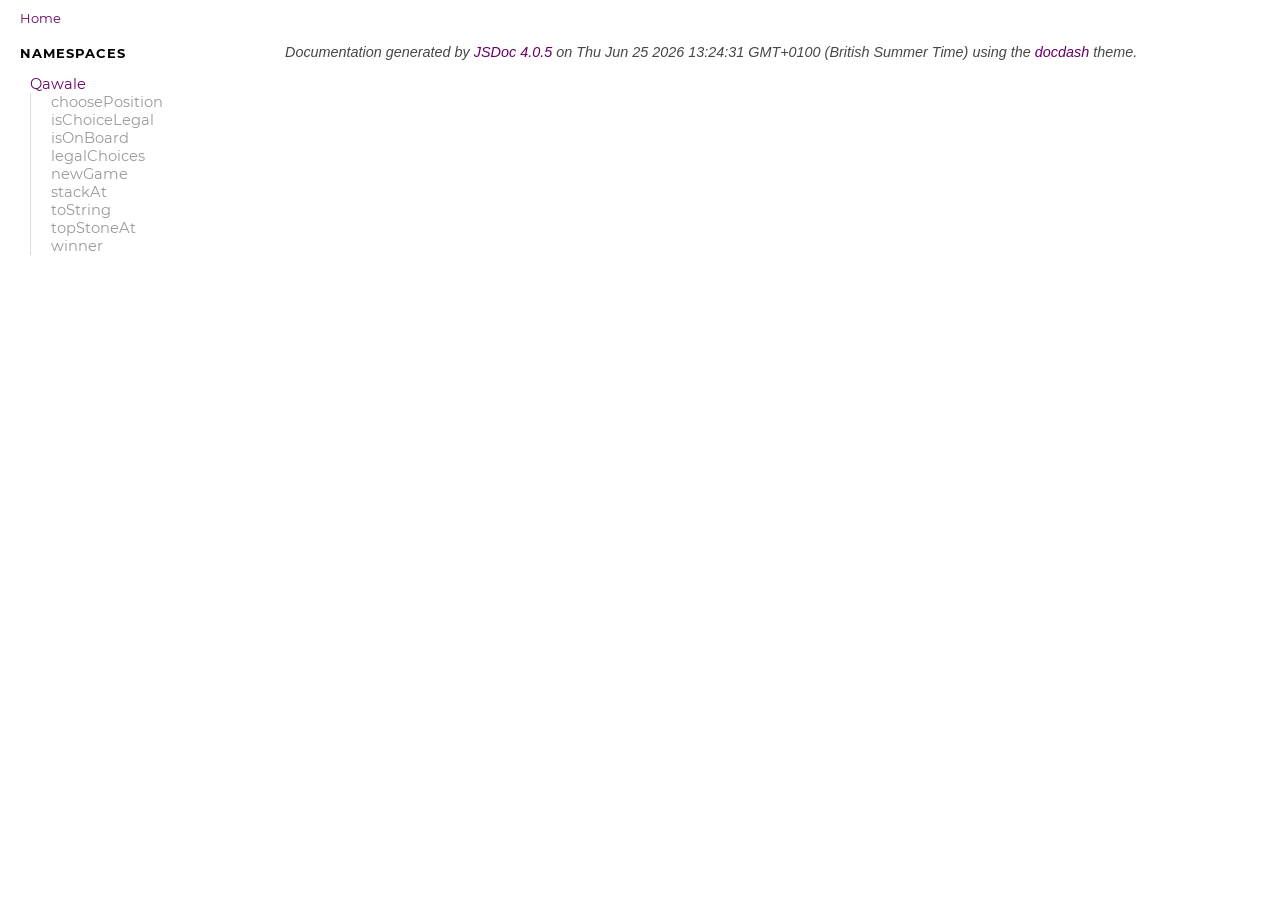
<file: docs/index.html>
<!DOCTYPE html>
<html lang="en">
<head>
    
    <meta charset="utf-8">
    <title>Home - Documentation</title>
    
    
    <script src="scripts/prettify/prettify.js"></script>
    <script src="scripts/prettify/lang-css.js"></script>
    <!--[if lt IE 9]>
      <script src="//html5shiv.googlecode.com/svn/trunk/html5.js"></script>
    <![endif]-->
    <link type="text/css" rel="stylesheet" href="styles/prettify.css">
    <link type="text/css" rel="stylesheet" href="styles/jsdoc.css">
    <script src="scripts/nav.js" defer></script>
    
    <meta name="viewport" content="width=device-width, initial-scale=1.0">
</head>
<body>

<input type="checkbox" id="nav-trigger" class="nav-trigger" />
<label for="nav-trigger" class="navicon-button x">
  <div class="navicon"></div>
</label>

<label for="nav-trigger" class="overlay"></label>

<nav >
    
    
    <h2><a href="index.html">Home</a></h2><h3>Namespaces</h3><ul><li><a href="Qawale.html">Qawale</a><ul class='methods'><li data-type='method'><a href="Qawale.html#.choosePosition">choosePosition</a></li><li data-type='method'><a href="Qawale.html#.isChoiceLegal">isChoiceLegal</a></li><li data-type='method'><a href="Qawale.html#.isOnBoard">isOnBoard</a></li><li data-type='method'><a href="Qawale.html#.legalChoices">legalChoices</a></li><li data-type='method'><a href="Qawale.html#.newGame">newGame</a></li><li data-type='method'><a href="Qawale.html#.stackAt">stackAt</a></li><li data-type='method'><a href="Qawale.html#.toString">toString</a></li><li data-type='method'><a href="Qawale.html#.topStoneAt">topStoneAt</a></li><li data-type='method'><a href="Qawale.html#.winner">winner</a></li></ul></li></ul>
    
</nav>

<div id="main">
    

    



    


    <section class="package">
        <h3> </h3>		
    </section>









    








    
    
</div>

<br class="clear">

<footer>
    Documentation generated by <a href="https://github.com/jsdoc3/jsdoc">JSDoc 4.0.5</a> on Thu Jun 25 2026 13:24:31 GMT+0100 (British Summer Time) using the <a href="https://github.com/clenemt/docdash">docdash</a> theme.
</footer>

<script>prettyPrint();</script>
<script src="scripts/polyfill.js"></script>
<script src="scripts/linenumber.js"></script>



    <link type="text/css" rel="stylesheet" href="custom.css">
    
</body>
</html>
</file>
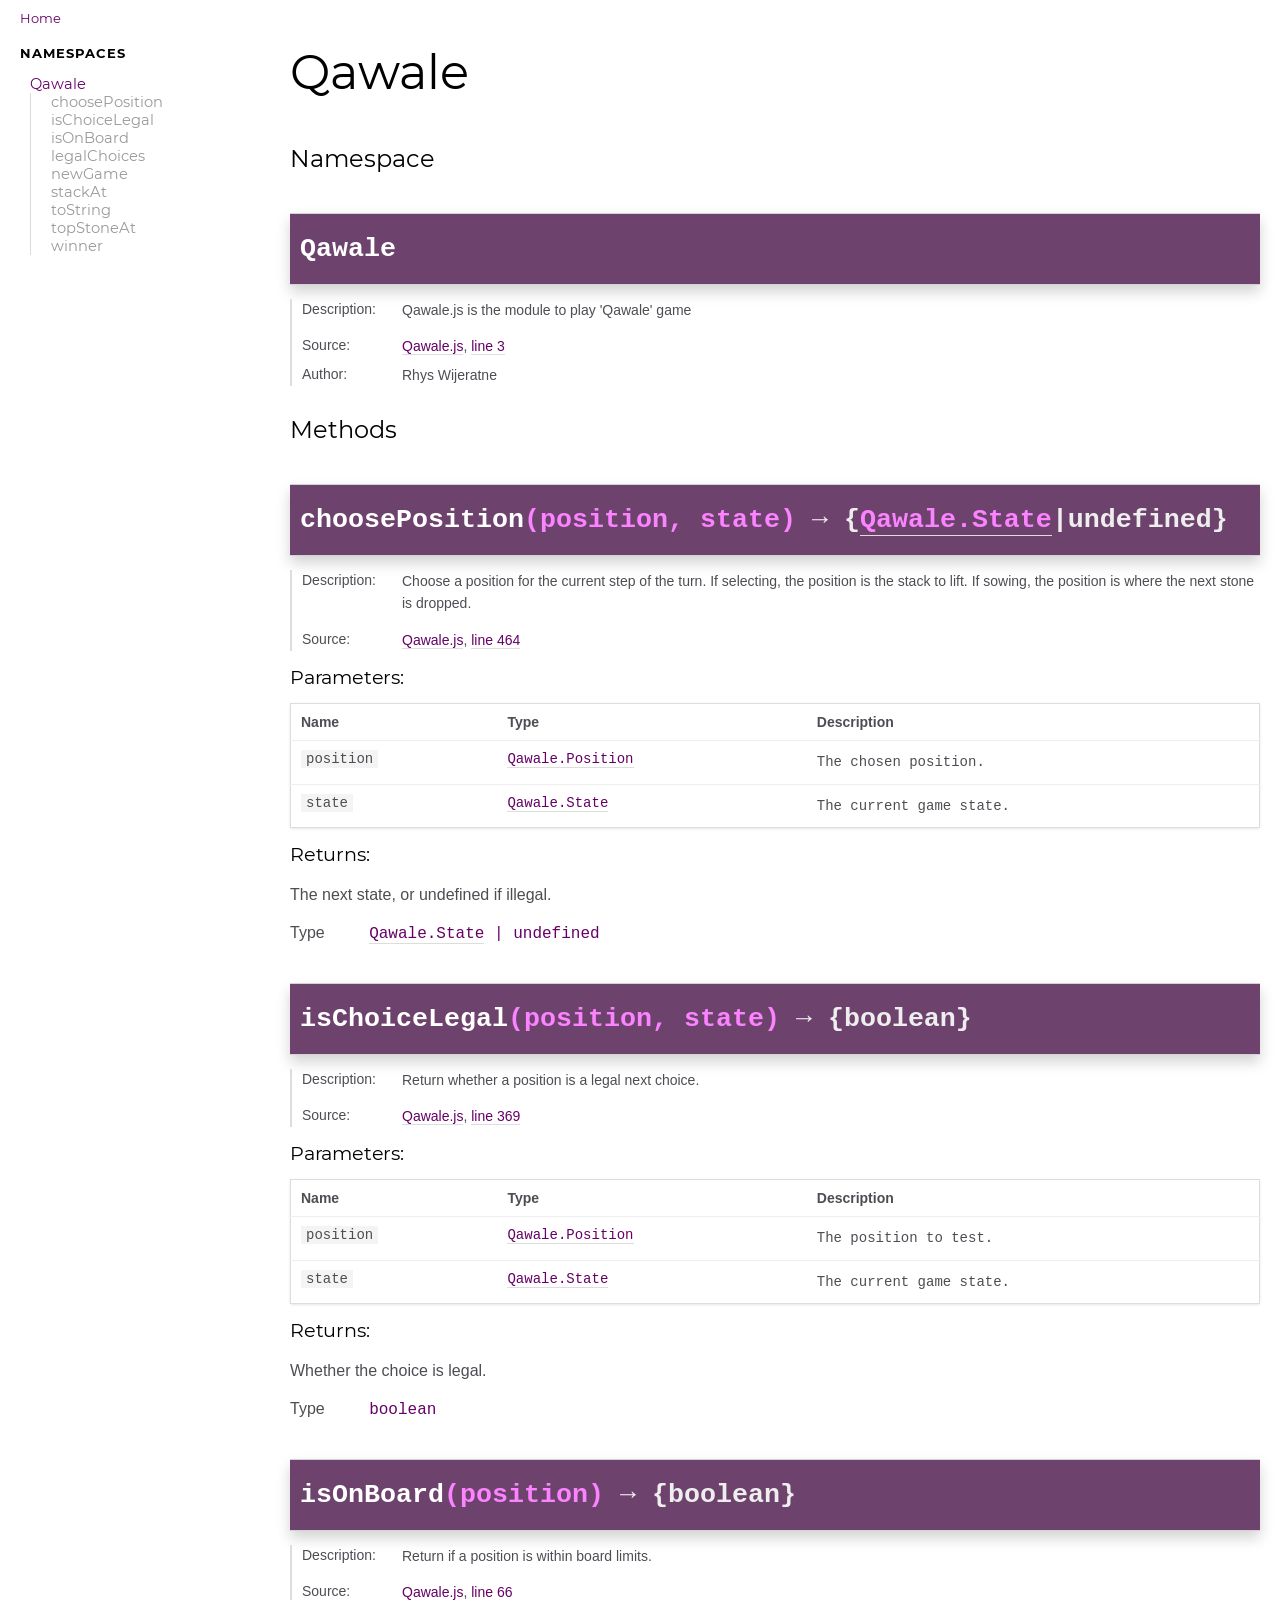
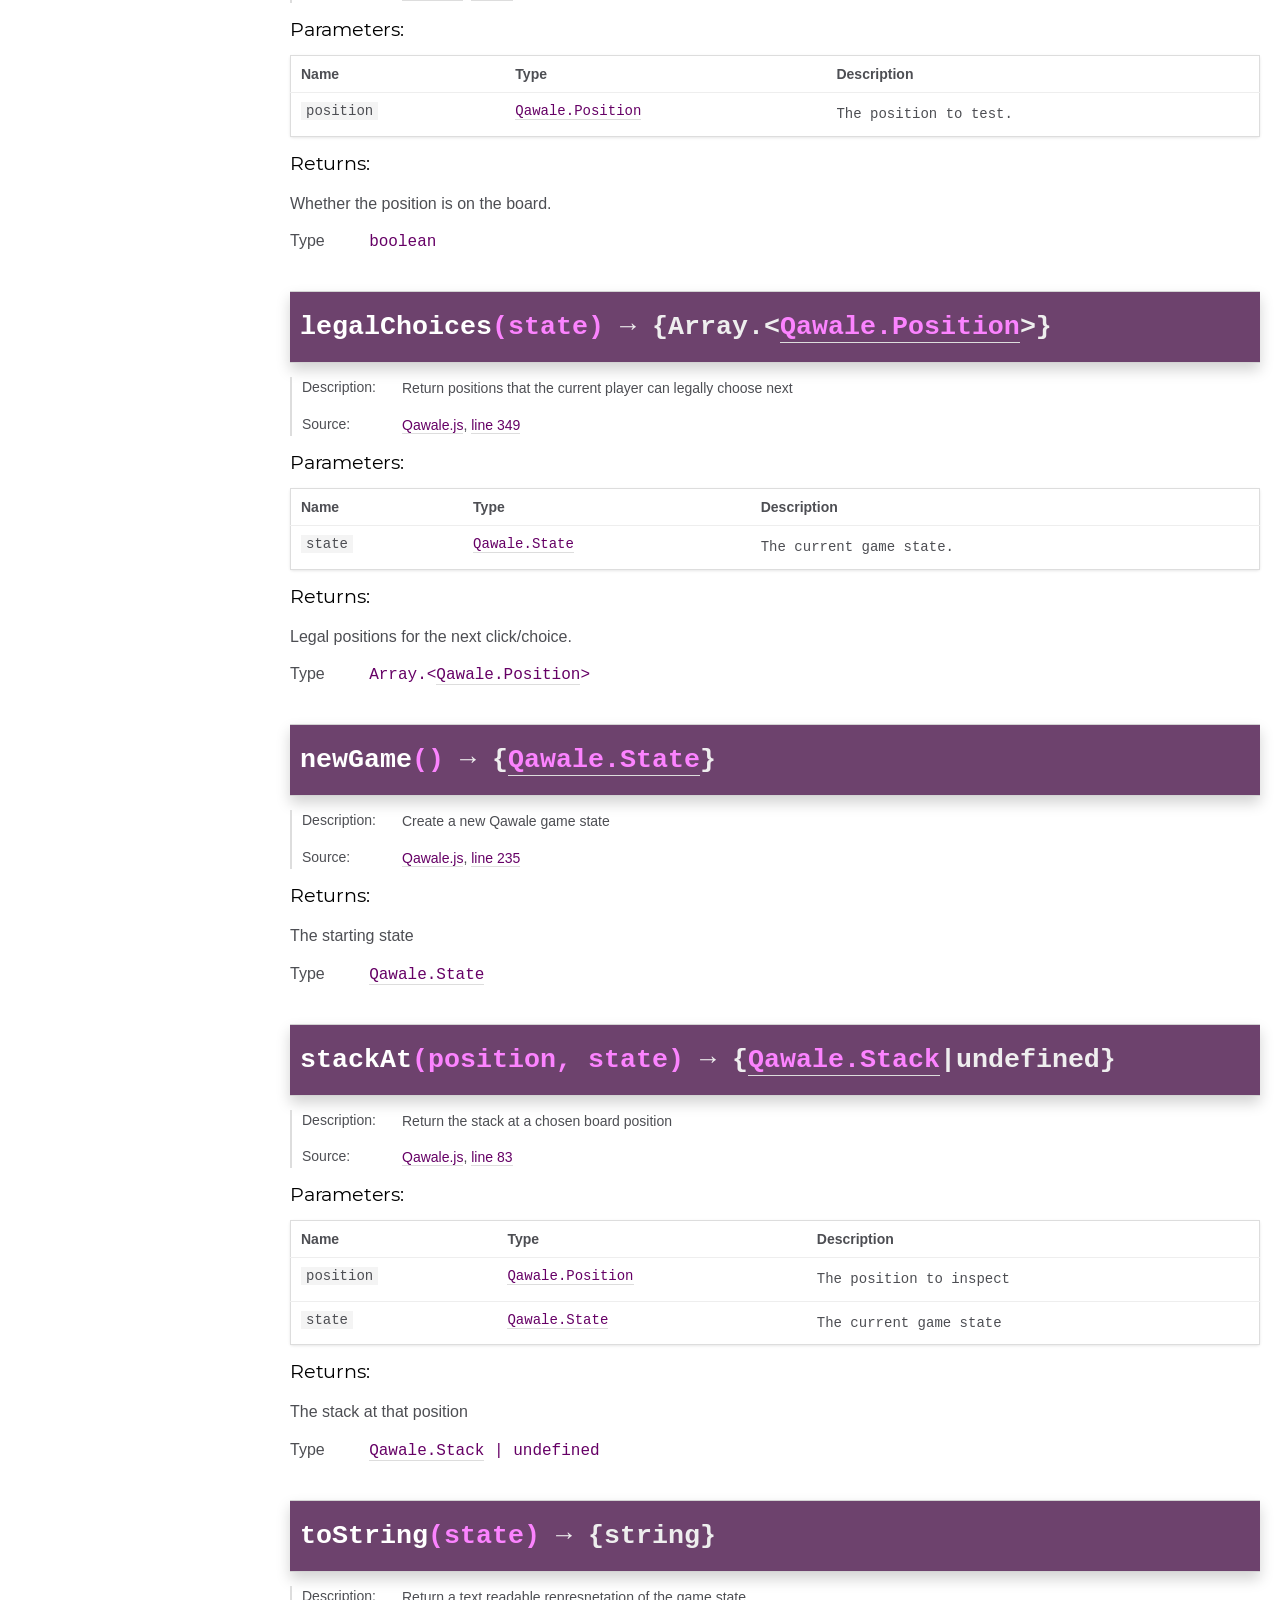
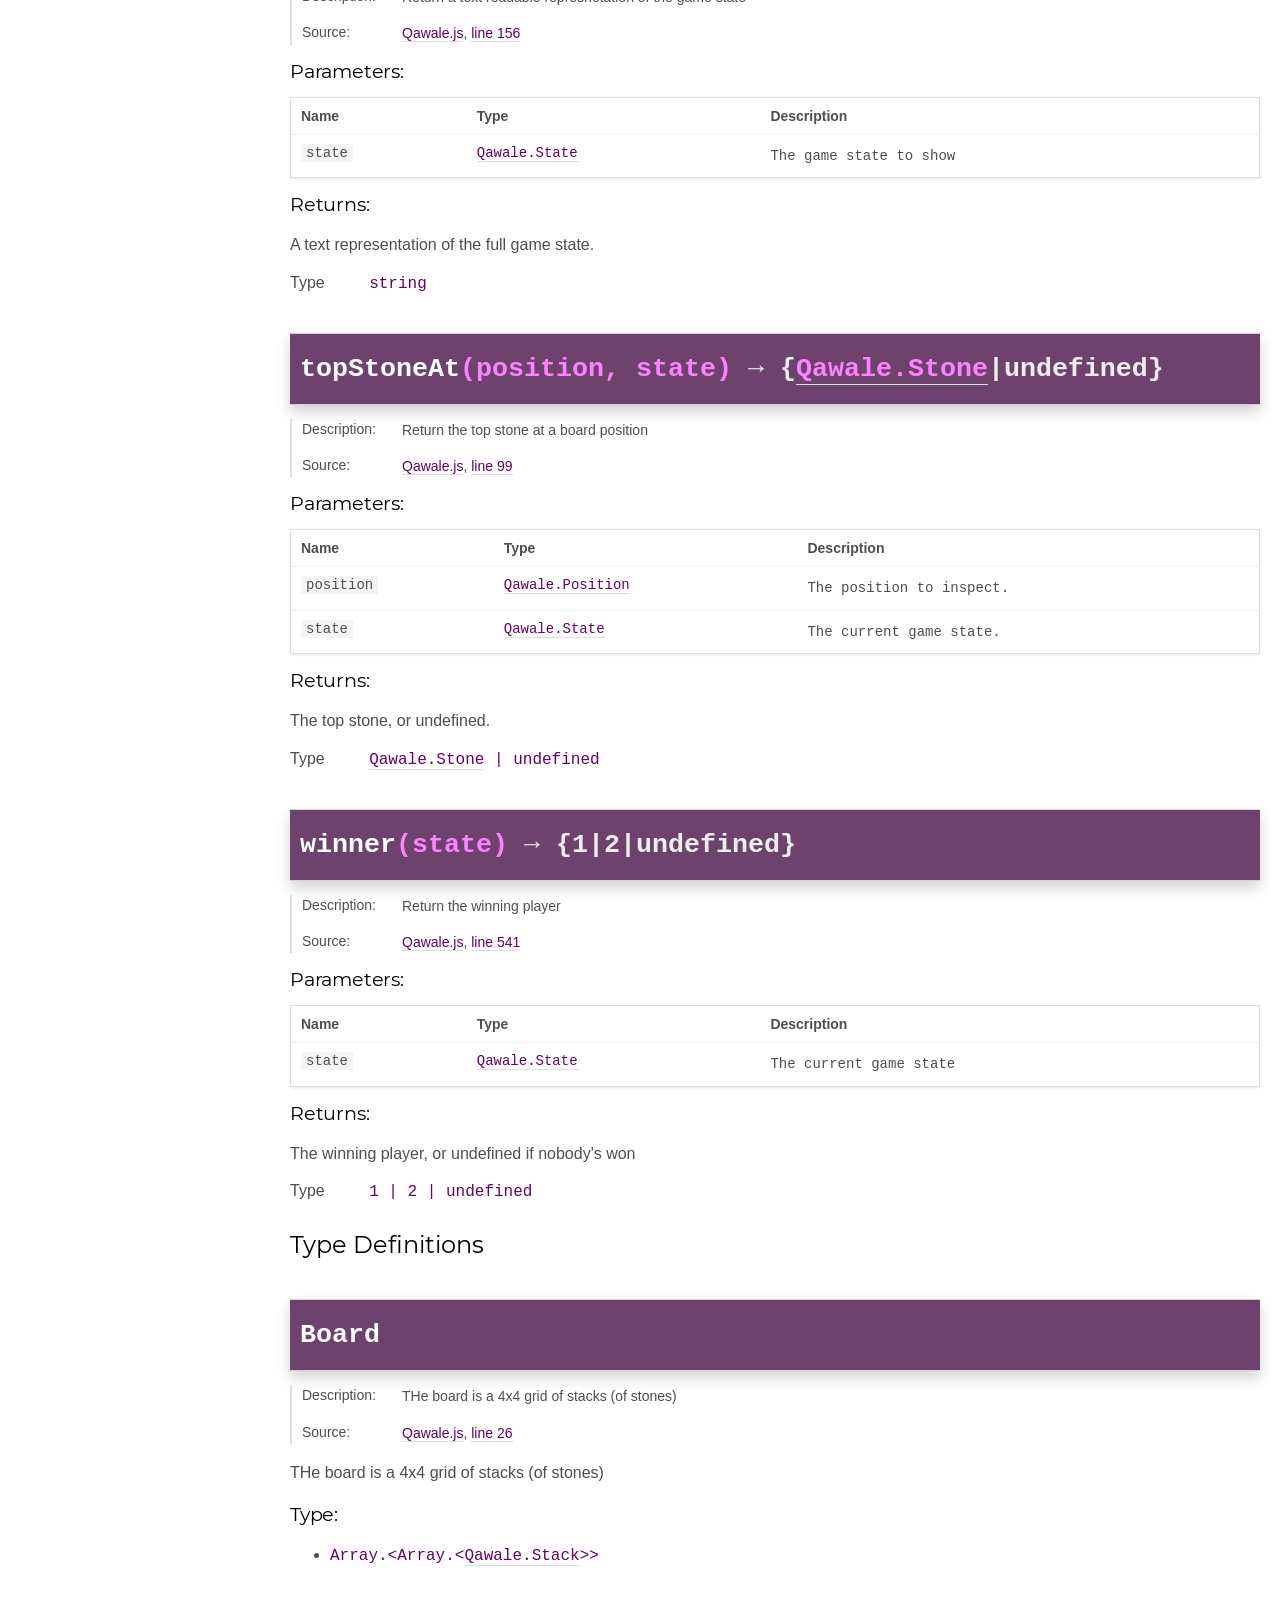
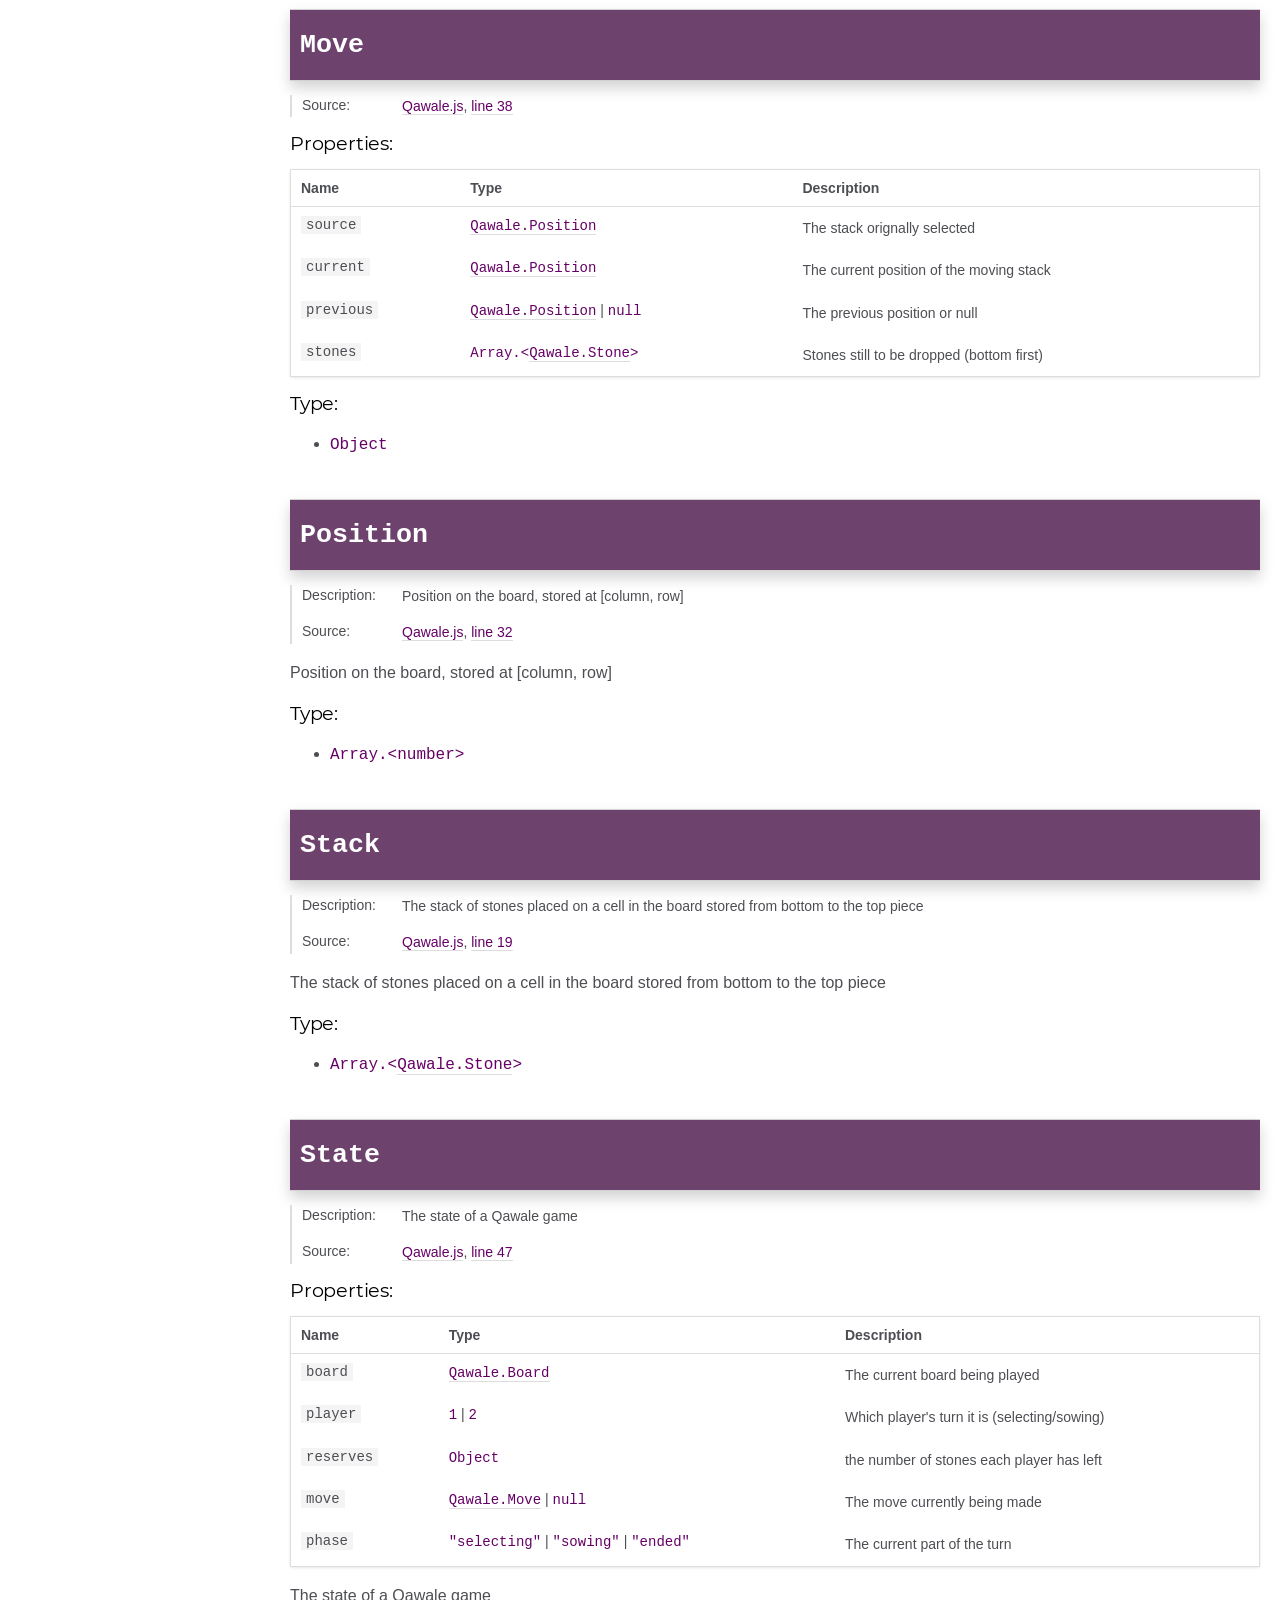
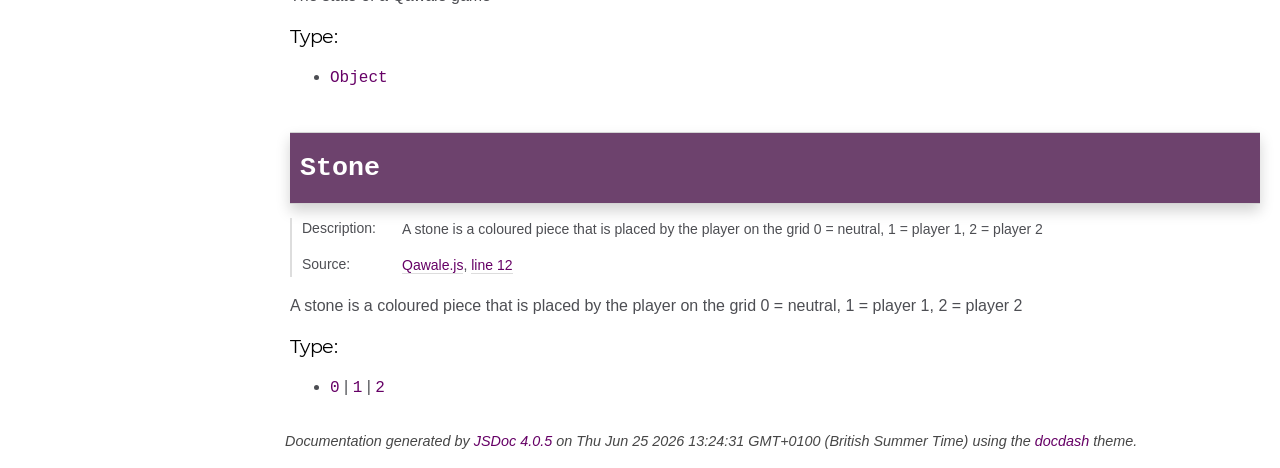
<file: docs/Qawale.html>
<!DOCTYPE html>
<html lang="en">
<head>
    
    <meta charset="utf-8">
    <title>Qawale - Documentation</title>
    
    
    <script src="scripts/prettify/prettify.js"></script>
    <script src="scripts/prettify/lang-css.js"></script>
    <!--[if lt IE 9]>
      <script src="//html5shiv.googlecode.com/svn/trunk/html5.js"></script>
    <![endif]-->
    <link type="text/css" rel="stylesheet" href="styles/prettify.css">
    <link type="text/css" rel="stylesheet" href="styles/jsdoc.css">
    <script src="scripts/nav.js" defer></script>
    
    <meta name="viewport" content="width=device-width, initial-scale=1.0">
</head>
<body>

<input type="checkbox" id="nav-trigger" class="nav-trigger" />
<label for="nav-trigger" class="navicon-button x">
  <div class="navicon"></div>
</label>

<label for="nav-trigger" class="overlay"></label>

<nav >
    
    
    <h2><a href="index.html">Home</a></h2><h3>Namespaces</h3><ul><li><a href="Qawale.html">Qawale</a><ul class='methods'><li data-type='method'><a href="Qawale.html#.choosePosition">choosePosition</a></li><li data-type='method'><a href="Qawale.html#.isChoiceLegal">isChoiceLegal</a></li><li data-type='method'><a href="Qawale.html#.isOnBoard">isOnBoard</a></li><li data-type='method'><a href="Qawale.html#.legalChoices">legalChoices</a></li><li data-type='method'><a href="Qawale.html#.newGame">newGame</a></li><li data-type='method'><a href="Qawale.html#.stackAt">stackAt</a></li><li data-type='method'><a href="Qawale.html#.toString">toString</a></li><li data-type='method'><a href="Qawale.html#.topStoneAt">topStoneAt</a></li><li data-type='method'><a href="Qawale.html#.winner">winner</a></li></ul></li></ul>
    
</nav>

<div id="main">
    
    <h1 class="page-title">Qawale</h1>
    

    




<section>

<header>
    
        <h2>
        
            Namespace
        
        </h2>
        
    
</header>

<article>
    
        <div class="container-overview">
        
            


    

    <h4 class="name" id="Qawale">Qawale</h4>

    




<dl class="details">
    
    <dt class="tag-description">Description:</dt>
    <dd class="tag-description"><ul class="dummy"><li><p>Qawale.js is the module to play 'Qawale' game</p></li></ul></dd>
    

    
    <dt class="tag-source">Source:</dt>
    <dd class="tag-source"><ul class="dummy"><li>
        <a href="Qawale.js.html">Qawale.js</a>, <a href="Qawale.js.html#line3">line 3</a>
    </li></ul></dd>
    

    

    

    

    

    

    

    

    

    
    <dt class="tag-author">Author:</dt>
    <dd class="tag-author">
        <ul>
            <li>Rhys Wijeratne</li>
        </ul>
    </dd>
    

    

    

    

    

    

    
</dl>






























        
        </div>
    

    

    

    
    
    

     

    

    

    
        <h3 class="subsection-title">Methods</h3>

        
            

    

    <h4 class="name" id=".choosePosition"><span class="type-signature type-signature-static">(static) </span>choosePosition<span class="signature">(position, state)</span><span class="type-signature"> &rarr; {<a href="Qawale.html#.State">Qawale.State</a>|undefined}</span></h4>

    




<dl class="details">
    
    <dt class="tag-description">Description:</dt>
    <dd class="tag-description"><ul class="dummy"><li><p>Choose a position for the current step of the turn.
If selecting, the position is the stack to lift.
If sowing, the position is where the next stone is dropped.</p></li></ul></dd>
    

    
    <dt class="tag-source">Source:</dt>
    <dd class="tag-source"><ul class="dummy"><li>
        <a href="Qawale.js.html">Qawale.js</a>, <a href="Qawale.js.html#line464">line 464</a>
    </li></ul></dd>
    

    

    

    

    

    

    

    

    

    

    

    

    

    

    

    
</dl>













    <h5 class="h5-parameters">Parameters:</h5>
    

<table class="params">
    <thead>
    <tr>
        
        <th>Name</th>
        

        <th>Type</th>

        

        

        <th class="last">Description</th>
    </tr>
    </thead>

    <tbody>
    

        <tr>
            
                <td class="name"><code>position</code></td>
            

            <td class="type">
            
                
<span class="param-type"><a href="Qawale.html#.Position">Qawale.Position</a></span>



            
            </td>

            

            

            <td class="description last"><p>The chosen position.</p></td>
        </tr>

    

        <tr>
            
                <td class="name"><code>state</code></td>
            

            <td class="type">
            
                
<span class="param-type"><a href="Qawale.html#.State">Qawale.State</a></span>



            
            </td>

            

            

            <td class="description last"><p>The current game state.</p></td>
        </tr>

    
    </tbody>
</table>
















<h5 class="h5-returns">Returns:</h5>

        
<div class="param-desc">
    <p>The next state,
or undefined if illegal.</p>
</div>



<dl class="param-type">
    <dt>
        Type
    </dt>
    <dd>
        
<span class="param-type"><a href="Qawale.html#.State">Qawale.State</a></span>
|

<span class="param-type">undefined</span>



    </dd>
</dl>

    



        
            

    

    <h4 class="name" id=".isChoiceLegal"><span class="type-signature type-signature-static">(static) </span>isChoiceLegal<span class="signature">(position, state)</span><span class="type-signature"> &rarr; {boolean}</span></h4>

    




<dl class="details">
    
    <dt class="tag-description">Description:</dt>
    <dd class="tag-description"><ul class="dummy"><li><p>Return whether a position is a legal next choice.</p></li></ul></dd>
    

    
    <dt class="tag-source">Source:</dt>
    <dd class="tag-source"><ul class="dummy"><li>
        <a href="Qawale.js.html">Qawale.js</a>, <a href="Qawale.js.html#line369">line 369</a>
    </li></ul></dd>
    

    

    

    

    

    

    

    

    

    

    

    

    

    

    

    
</dl>













    <h5 class="h5-parameters">Parameters:</h5>
    

<table class="params">
    <thead>
    <tr>
        
        <th>Name</th>
        

        <th>Type</th>

        

        

        <th class="last">Description</th>
    </tr>
    </thead>

    <tbody>
    

        <tr>
            
                <td class="name"><code>position</code></td>
            

            <td class="type">
            
                
<span class="param-type"><a href="Qawale.html#.Position">Qawale.Position</a></span>



            
            </td>

            

            

            <td class="description last"><p>The position to test.</p></td>
        </tr>

    

        <tr>
            
                <td class="name"><code>state</code></td>
            

            <td class="type">
            
                
<span class="param-type"><a href="Qawale.html#.State">Qawale.State</a></span>



            
            </td>

            

            

            <td class="description last"><p>The current game state.</p></td>
        </tr>

    
    </tbody>
</table>
















<h5 class="h5-returns">Returns:</h5>

        
<div class="param-desc">
    <p>Whether the choice is legal.</p>
</div>



<dl class="param-type">
    <dt>
        Type
    </dt>
    <dd>
        
<span class="param-type">boolean</span>



    </dd>
</dl>

    



        
            

    

    <h4 class="name" id=".isOnBoard"><span class="type-signature type-signature-static">(static) </span>isOnBoard<span class="signature">(position)</span><span class="type-signature"> &rarr; {boolean}</span></h4>

    




<dl class="details">
    
    <dt class="tag-description">Description:</dt>
    <dd class="tag-description"><ul class="dummy"><li><p>Return if a position is within board limits.</p></li></ul></dd>
    

    
    <dt class="tag-source">Source:</dt>
    <dd class="tag-source"><ul class="dummy"><li>
        <a href="Qawale.js.html">Qawale.js</a>, <a href="Qawale.js.html#line66">line 66</a>
    </li></ul></dd>
    

    

    

    

    

    

    

    

    

    

    

    

    

    

    

    
</dl>













    <h5 class="h5-parameters">Parameters:</h5>
    

<table class="params">
    <thead>
    <tr>
        
        <th>Name</th>
        

        <th>Type</th>

        

        

        <th class="last">Description</th>
    </tr>
    </thead>

    <tbody>
    

        <tr>
            
                <td class="name"><code>position</code></td>
            

            <td class="type">
            
                
<span class="param-type"><a href="Qawale.html#.Position">Qawale.Position</a></span>



            
            </td>

            

            

            <td class="description last"><p>The position to test.</p></td>
        </tr>

    
    </tbody>
</table>
















<h5 class="h5-returns">Returns:</h5>

        
<div class="param-desc">
    <p>Whether the position is on the board.</p>
</div>



<dl class="param-type">
    <dt>
        Type
    </dt>
    <dd>
        
<span class="param-type">boolean</span>



    </dd>
</dl>

    



        
            

    

    <h4 class="name" id=".legalChoices"><span class="type-signature type-signature-static">(static) </span>legalChoices<span class="signature">(state)</span><span class="type-signature"> &rarr; {Array.&lt;<a href="Qawale.html#.Position">Qawale.Position</a>>}</span></h4>

    




<dl class="details">
    
    <dt class="tag-description">Description:</dt>
    <dd class="tag-description"><ul class="dummy"><li><p>Return positions that the current player can legally choose next</p></li></ul></dd>
    

    
    <dt class="tag-source">Source:</dt>
    <dd class="tag-source"><ul class="dummy"><li>
        <a href="Qawale.js.html">Qawale.js</a>, <a href="Qawale.js.html#line349">line 349</a>
    </li></ul></dd>
    

    

    

    

    

    

    

    

    

    

    

    

    

    

    

    
</dl>













    <h5 class="h5-parameters">Parameters:</h5>
    

<table class="params">
    <thead>
    <tr>
        
        <th>Name</th>
        

        <th>Type</th>

        

        

        <th class="last">Description</th>
    </tr>
    </thead>

    <tbody>
    

        <tr>
            
                <td class="name"><code>state</code></td>
            

            <td class="type">
            
                
<span class="param-type"><a href="Qawale.html#.State">Qawale.State</a></span>



            
            </td>

            

            

            <td class="description last"><p>The current game state.</p></td>
        </tr>

    
    </tbody>
</table>
















<h5 class="h5-returns">Returns:</h5>

        
<div class="param-desc">
    <p>Legal positions for the next click/choice.</p>
</div>



<dl class="param-type">
    <dt>
        Type
    </dt>
    <dd>
        
<span class="param-type">Array.&lt;<a href="Qawale.html#.Position">Qawale.Position</a>></span>



    </dd>
</dl>

    



        
            

    

    <h4 class="name" id=".newGame"><span class="type-signature type-signature-static">(static) </span>newGame<span class="signature">()</span><span class="type-signature"> &rarr; {<a href="Qawale.html#.State">Qawale.State</a>}</span></h4>

    




<dl class="details">
    
    <dt class="tag-description">Description:</dt>
    <dd class="tag-description"><ul class="dummy"><li><p>Create a new Qawale game state</p></li></ul></dd>
    

    
    <dt class="tag-source">Source:</dt>
    <dd class="tag-source"><ul class="dummy"><li>
        <a href="Qawale.js.html">Qawale.js</a>, <a href="Qawale.js.html#line235">line 235</a>
    </li></ul></dd>
    

    

    

    

    

    

    

    

    

    

    

    

    

    

    

    
</dl>



























<h5 class="h5-returns">Returns:</h5>

        
<div class="param-desc">
    <p>The starting state</p>
</div>



<dl class="param-type">
    <dt>
        Type
    </dt>
    <dd>
        
<span class="param-type"><a href="Qawale.html#.State">Qawale.State</a></span>



    </dd>
</dl>

    



        
            

    

    <h4 class="name" id=".stackAt"><span class="type-signature type-signature-static">(static) </span>stackAt<span class="signature">(position, state)</span><span class="type-signature"> &rarr; {<a href="Qawale.html#.Stack">Qawale.Stack</a>|undefined}</span></h4>

    




<dl class="details">
    
    <dt class="tag-description">Description:</dt>
    <dd class="tag-description"><ul class="dummy"><li><p>Return the stack at a chosen board position</p></li></ul></dd>
    

    
    <dt class="tag-source">Source:</dt>
    <dd class="tag-source"><ul class="dummy"><li>
        <a href="Qawale.js.html">Qawale.js</a>, <a href="Qawale.js.html#line83">line 83</a>
    </li></ul></dd>
    

    

    

    

    

    

    

    

    

    

    

    

    

    

    

    
</dl>













    <h5 class="h5-parameters">Parameters:</h5>
    

<table class="params">
    <thead>
    <tr>
        
        <th>Name</th>
        

        <th>Type</th>

        

        

        <th class="last">Description</th>
    </tr>
    </thead>

    <tbody>
    

        <tr>
            
                <td class="name"><code>position</code></td>
            

            <td class="type">
            
                
<span class="param-type"><a href="Qawale.html#.Position">Qawale.Position</a></span>



            
            </td>

            

            

            <td class="description last"><p>The position to inspect</p></td>
        </tr>

    

        <tr>
            
                <td class="name"><code>state</code></td>
            

            <td class="type">
            
                
<span class="param-type"><a href="Qawale.html#.State">Qawale.State</a></span>



            
            </td>

            

            

            <td class="description last"><p>The current game state</p></td>
        </tr>

    
    </tbody>
</table>
















<h5 class="h5-returns">Returns:</h5>

        
<div class="param-desc">
    <p>The stack at that position</p>
</div>



<dl class="param-type">
    <dt>
        Type
    </dt>
    <dd>
        
<span class="param-type"><a href="Qawale.html#.Stack">Qawale.Stack</a></span>
|

<span class="param-type">undefined</span>



    </dd>
</dl>

    



        
            

    

    <h4 class="name" id=".toString"><span class="type-signature type-signature-static">(static) </span>toString<span class="signature">(state)</span><span class="type-signature"> &rarr; {string}</span></h4>

    




<dl class="details">
    
    <dt class="tag-description">Description:</dt>
    <dd class="tag-description"><ul class="dummy"><li><p>Return a text readable represnetation of the game state</p></li></ul></dd>
    

    
    <dt class="tag-source">Source:</dt>
    <dd class="tag-source"><ul class="dummy"><li>
        <a href="Qawale.js.html">Qawale.js</a>, <a href="Qawale.js.html#line156">line 156</a>
    </li></ul></dd>
    

    

    

    

    

    

    

    

    

    

    

    

    

    

    

    
</dl>













    <h5 class="h5-parameters">Parameters:</h5>
    

<table class="params">
    <thead>
    <tr>
        
        <th>Name</th>
        

        <th>Type</th>

        

        

        <th class="last">Description</th>
    </tr>
    </thead>

    <tbody>
    

        <tr>
            
                <td class="name"><code>state</code></td>
            

            <td class="type">
            
                
<span class="param-type"><a href="Qawale.html#.State">Qawale.State</a></span>



            
            </td>

            

            

            <td class="description last"><p>The game state to show</p></td>
        </tr>

    
    </tbody>
</table>
















<h5 class="h5-returns">Returns:</h5>

        
<div class="param-desc">
    <p>A text representation of the full game state.</p>
</div>



<dl class="param-type">
    <dt>
        Type
    </dt>
    <dd>
        
<span class="param-type">string</span>



    </dd>
</dl>

    



        
            

    

    <h4 class="name" id=".topStoneAt"><span class="type-signature type-signature-static">(static) </span>topStoneAt<span class="signature">(position, state)</span><span class="type-signature"> &rarr; {<a href="Qawale.html#.Stone">Qawale.Stone</a>|undefined}</span></h4>

    




<dl class="details">
    
    <dt class="tag-description">Description:</dt>
    <dd class="tag-description"><ul class="dummy"><li><p>Return the top stone at a board position</p></li></ul></dd>
    

    
    <dt class="tag-source">Source:</dt>
    <dd class="tag-source"><ul class="dummy"><li>
        <a href="Qawale.js.html">Qawale.js</a>, <a href="Qawale.js.html#line99">line 99</a>
    </li></ul></dd>
    

    

    

    

    

    

    

    

    

    

    

    

    

    

    

    
</dl>













    <h5 class="h5-parameters">Parameters:</h5>
    

<table class="params">
    <thead>
    <tr>
        
        <th>Name</th>
        

        <th>Type</th>

        

        

        <th class="last">Description</th>
    </tr>
    </thead>

    <tbody>
    

        <tr>
            
                <td class="name"><code>position</code></td>
            

            <td class="type">
            
                
<span class="param-type"><a href="Qawale.html#.Position">Qawale.Position</a></span>



            
            </td>

            

            

            <td class="description last"><p>The position to inspect.</p></td>
        </tr>

    

        <tr>
            
                <td class="name"><code>state</code></td>
            

            <td class="type">
            
                
<span class="param-type"><a href="Qawale.html#.State">Qawale.State</a></span>



            
            </td>

            

            

            <td class="description last"><p>The current game state.</p></td>
        </tr>

    
    </tbody>
</table>
















<h5 class="h5-returns">Returns:</h5>

        
<div class="param-desc">
    <p>The top stone, or undefined.</p>
</div>



<dl class="param-type">
    <dt>
        Type
    </dt>
    <dd>
        
<span class="param-type"><a href="Qawale.html#.Stone">Qawale.Stone</a></span>
|

<span class="param-type">undefined</span>



    </dd>
</dl>

    



        
            

    

    <h4 class="name" id=".winner"><span class="type-signature type-signature-static">(static) </span>winner<span class="signature">(state)</span><span class="type-signature"> &rarr; {1|2|undefined}</span></h4>

    




<dl class="details">
    
    <dt class="tag-description">Description:</dt>
    <dd class="tag-description"><ul class="dummy"><li><p>Return the winning player</p></li></ul></dd>
    

    
    <dt class="tag-source">Source:</dt>
    <dd class="tag-source"><ul class="dummy"><li>
        <a href="Qawale.js.html">Qawale.js</a>, <a href="Qawale.js.html#line541">line 541</a>
    </li></ul></dd>
    

    

    

    

    

    

    

    

    

    

    

    

    

    

    

    
</dl>













    <h5 class="h5-parameters">Parameters:</h5>
    

<table class="params">
    <thead>
    <tr>
        
        <th>Name</th>
        

        <th>Type</th>

        

        

        <th class="last">Description</th>
    </tr>
    </thead>

    <tbody>
    

        <tr>
            
                <td class="name"><code>state</code></td>
            

            <td class="type">
            
                
<span class="param-type"><a href="Qawale.html#.State">Qawale.State</a></span>



            
            </td>

            

            

            <td class="description last"><p>The current game state</p></td>
        </tr>

    
    </tbody>
</table>
















<h5 class="h5-returns">Returns:</h5>

        
<div class="param-desc">
    <p>The winning player, or undefined if nobody's won</p>
</div>



<dl class="param-type">
    <dt>
        Type
    </dt>
    <dd>
        
<span class="param-type">1</span>
|

<span class="param-type">2</span>
|

<span class="param-type">undefined</span>



    </dd>
</dl>

    



        
    

    
        <h3 class="subsection-title">Type Definitions</h3>

        
                
<h4 class="name" id=".Board">Board</h4>





<dl class="details">
    
    <dt class="tag-description">Description:</dt>
    <dd class="tag-description"><ul class="dummy"><li><p>THe board is a 4x4 grid of stacks (of stones)</p></li></ul></dd>
    

    
    <dt class="tag-source">Source:</dt>
    <dd class="tag-source"><ul class="dummy"><li>
        <a href="Qawale.js.html">Qawale.js</a>, <a href="Qawale.js.html#line26">line 26</a>
    </li></ul></dd>
    

    

    

    

    

    

    

    

    

    

    

    

    

    

    

    
</dl>





<div class="description usertext">
    <p>THe board is a 4x4 grid of stacks (of stones)</p>
</div>



    <h5 class="h5-types">Type:</h5>
    <ul>
        <li>
            
<span class="param-type">Array.&lt;Array.&lt;<a href="Qawale.html#.Stack">Qawale.Stack</a>>></span>



        </li>
    </ul>






            
                
<h4 class="name" id=".Move">Move</h4>





<dl class="details">
    

    
    <dt class="tag-source">Source:</dt>
    <dd class="tag-source"><ul class="dummy"><li>
        <a href="Qawale.js.html">Qawale.js</a>, <a href="Qawale.js.html#line38">line 38</a>
    </li></ul></dd>
    

    

    

    

    

    

    

    

    

    

    

    

    

    

    

    
</dl>



    <h5 class="subsection-title">Properties:</h5>

    

<table class="props">
    <thead>
    <tr>
        
        <th>Name</th>
        

        <th>Type</th>

        

        

        <th class="last">Description</th>
    </tr>
    </thead>

    <tbody>
    

        <tr>
            
                <td class="name"><code>source</code></td>
            

            <td class="type">
            
                
<span class="param-type"><a href="Qawale.html#.Position">Qawale.Position</a></span>



            
            </td>

            

            

            <td class="description last"><p>The stack orignally selected</p></td>
        </tr>

    

        <tr>
            
                <td class="name"><code>current</code></td>
            

            <td class="type">
            
                
<span class="param-type"><a href="Qawale.html#.Position">Qawale.Position</a></span>



            
            </td>

            

            

            <td class="description last"><p>The current position of the moving stack</p></td>
        </tr>

    

        <tr>
            
                <td class="name"><code>previous</code></td>
            

            <td class="type">
            
                
<span class="param-type"><a href="Qawale.html#.Position">Qawale.Position</a></span>
|

<span class="param-type">null</span>



            
            </td>

            

            

            <td class="description last"><p>The previous position or null</p></td>
        </tr>

    

        <tr>
            
                <td class="name"><code>stones</code></td>
            

            <td class="type">
            
                
<span class="param-type">Array.&lt;<a href="Qawale.html#.Stone">Qawale.Stone</a>></span>



            
            </td>

            

            

            <td class="description last"><p>Stones still to be dropped (bottom first)</p></td>
        </tr>

    
    </tbody>
</table>








    <h5 class="h5-types">Type:</h5>
    <ul>
        <li>
            
<span class="param-type">Object</span>



        </li>
    </ul>






            
                
<h4 class="name" id=".Position">Position</h4>





<dl class="details">
    
    <dt class="tag-description">Description:</dt>
    <dd class="tag-description"><ul class="dummy"><li><p>Position on the board, stored at [column, row]</p></li></ul></dd>
    

    
    <dt class="tag-source">Source:</dt>
    <dd class="tag-source"><ul class="dummy"><li>
        <a href="Qawale.js.html">Qawale.js</a>, <a href="Qawale.js.html#line32">line 32</a>
    </li></ul></dd>
    

    

    

    

    

    

    

    

    

    

    

    

    

    

    

    
</dl>





<div class="description usertext">
    <p>Position on the board, stored at [column, row]</p>
</div>



    <h5 class="h5-types">Type:</h5>
    <ul>
        <li>
            
<span class="param-type">Array.&lt;number></span>



        </li>
    </ul>






            
                
<h4 class="name" id=".Stack">Stack</h4>





<dl class="details">
    
    <dt class="tag-description">Description:</dt>
    <dd class="tag-description"><ul class="dummy"><li><p>The stack of stones placed on a cell in the board
stored from bottom to the top piece</p></li></ul></dd>
    

    
    <dt class="tag-source">Source:</dt>
    <dd class="tag-source"><ul class="dummy"><li>
        <a href="Qawale.js.html">Qawale.js</a>, <a href="Qawale.js.html#line19">line 19</a>
    </li></ul></dd>
    

    

    

    

    

    

    

    

    

    

    

    

    

    

    

    
</dl>





<div class="description usertext">
    <p>The stack of stones placed on a cell in the board
stored from bottom to the top piece</p>
</div>



    <h5 class="h5-types">Type:</h5>
    <ul>
        <li>
            
<span class="param-type">Array.&lt;<a href="Qawale.html#.Stone">Qawale.Stone</a>></span>



        </li>
    </ul>






            
                
<h4 class="name" id=".State">State</h4>





<dl class="details">
    
    <dt class="tag-description">Description:</dt>
    <dd class="tag-description"><ul class="dummy"><li><p>The state of a Qawale game</p></li></ul></dd>
    

    
    <dt class="tag-source">Source:</dt>
    <dd class="tag-source"><ul class="dummy"><li>
        <a href="Qawale.js.html">Qawale.js</a>, <a href="Qawale.js.html#line47">line 47</a>
    </li></ul></dd>
    

    

    

    

    

    

    

    

    

    

    

    

    

    

    

    
</dl>



    <h5 class="subsection-title">Properties:</h5>

    

<table class="props">
    <thead>
    <tr>
        
        <th>Name</th>
        

        <th>Type</th>

        

        

        <th class="last">Description</th>
    </tr>
    </thead>

    <tbody>
    

        <tr>
            
                <td class="name"><code>board</code></td>
            

            <td class="type">
            
                
<span class="param-type"><a href="Qawale.html#.Board">Qawale.Board</a></span>



            
            </td>

            

            

            <td class="description last"><p>The current board being played</p></td>
        </tr>

    

        <tr>
            
                <td class="name"><code>player</code></td>
            

            <td class="type">
            
                
<span class="param-type">1</span>
|

<span class="param-type">2</span>



            
            </td>

            

            

            <td class="description last"><p>Which player's turn it is (selecting/sowing)</p></td>
        </tr>

    

        <tr>
            
                <td class="name"><code>reserves</code></td>
            

            <td class="type">
            
                
<span class="param-type">Object</span>



            
            </td>

            

            

            <td class="description last"><p>the number of stones each player has left</p></td>
        </tr>

    

        <tr>
            
                <td class="name"><code>move</code></td>
            

            <td class="type">
            
                
<span class="param-type"><a href="Qawale.html#.Move">Qawale.Move</a></span>
|

<span class="param-type">null</span>



            
            </td>

            

            

            <td class="description last"><p>The move currently being made</p></td>
        </tr>

    

        <tr>
            
                <td class="name"><code>phase</code></td>
            

            <td class="type">
            
                
<span class="param-type">"selecting"</span>
|

<span class="param-type">"sowing"</span>
|

<span class="param-type">"ended"</span>



            
            </td>

            

            

            <td class="description last"><p>The current part of the turn</p></td>
        </tr>

    
    </tbody>
</table>






<div class="description usertext">
    <p>The state of a Qawale game</p>
</div>



    <h5 class="h5-types">Type:</h5>
    <ul>
        <li>
            
<span class="param-type">Object</span>



        </li>
    </ul>






            
                
<h4 class="name" id=".Stone">Stone</h4>





<dl class="details">
    
    <dt class="tag-description">Description:</dt>
    <dd class="tag-description"><ul class="dummy"><li><p>A stone is a coloured piece that is placed by the player on the grid
0 = neutral, 1 = player 1, 2 = player 2</p></li></ul></dd>
    

    
    <dt class="tag-source">Source:</dt>
    <dd class="tag-source"><ul class="dummy"><li>
        <a href="Qawale.js.html">Qawale.js</a>, <a href="Qawale.js.html#line12">line 12</a>
    </li></ul></dd>
    

    

    

    

    

    

    

    

    

    

    

    

    

    

    

    
</dl>





<div class="description usertext">
    <p>A stone is a coloured piece that is placed by the player on the grid
0 = neutral, 1 = player 1, 2 = player 2</p>
</div>



    <h5 class="h5-types">Type:</h5>
    <ul>
        <li>
            
<span class="param-type">0</span>
|

<span class="param-type">1</span>
|

<span class="param-type">2</span>



        </li>
    </ul>






            
    

    
</article>

</section>




    
    
</div>

<br class="clear">

<footer>
    Documentation generated by <a href="https://github.com/jsdoc3/jsdoc">JSDoc 4.0.5</a> on Thu Jun 25 2026 13:24:31 GMT+0100 (British Summer Time) using the <a href="https://github.com/clenemt/docdash">docdash</a> theme.
</footer>

<script>prettyPrint();</script>
<script src="scripts/polyfill.js"></script>
<script src="scripts/linenumber.js"></script>



    <link type="text/css" rel="stylesheet" href="custom.css">
    
</body>
</html>
</file>
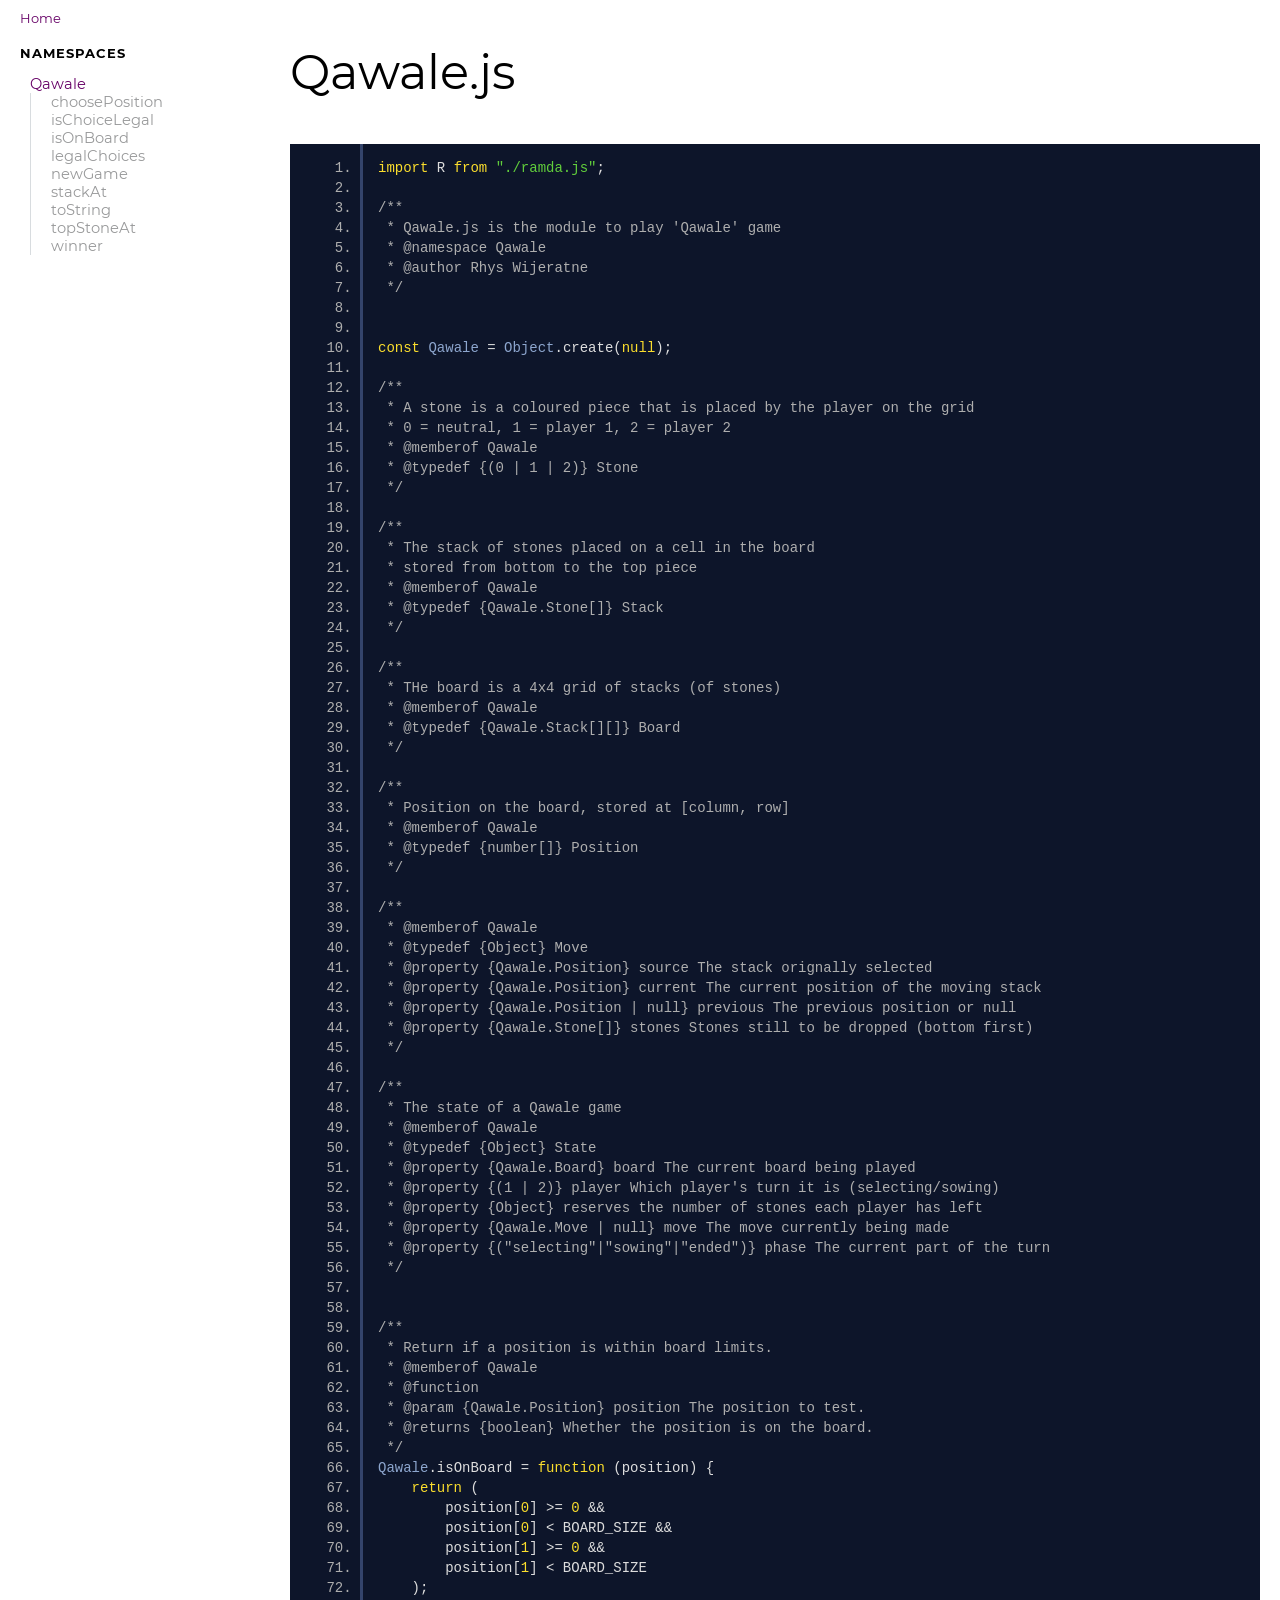
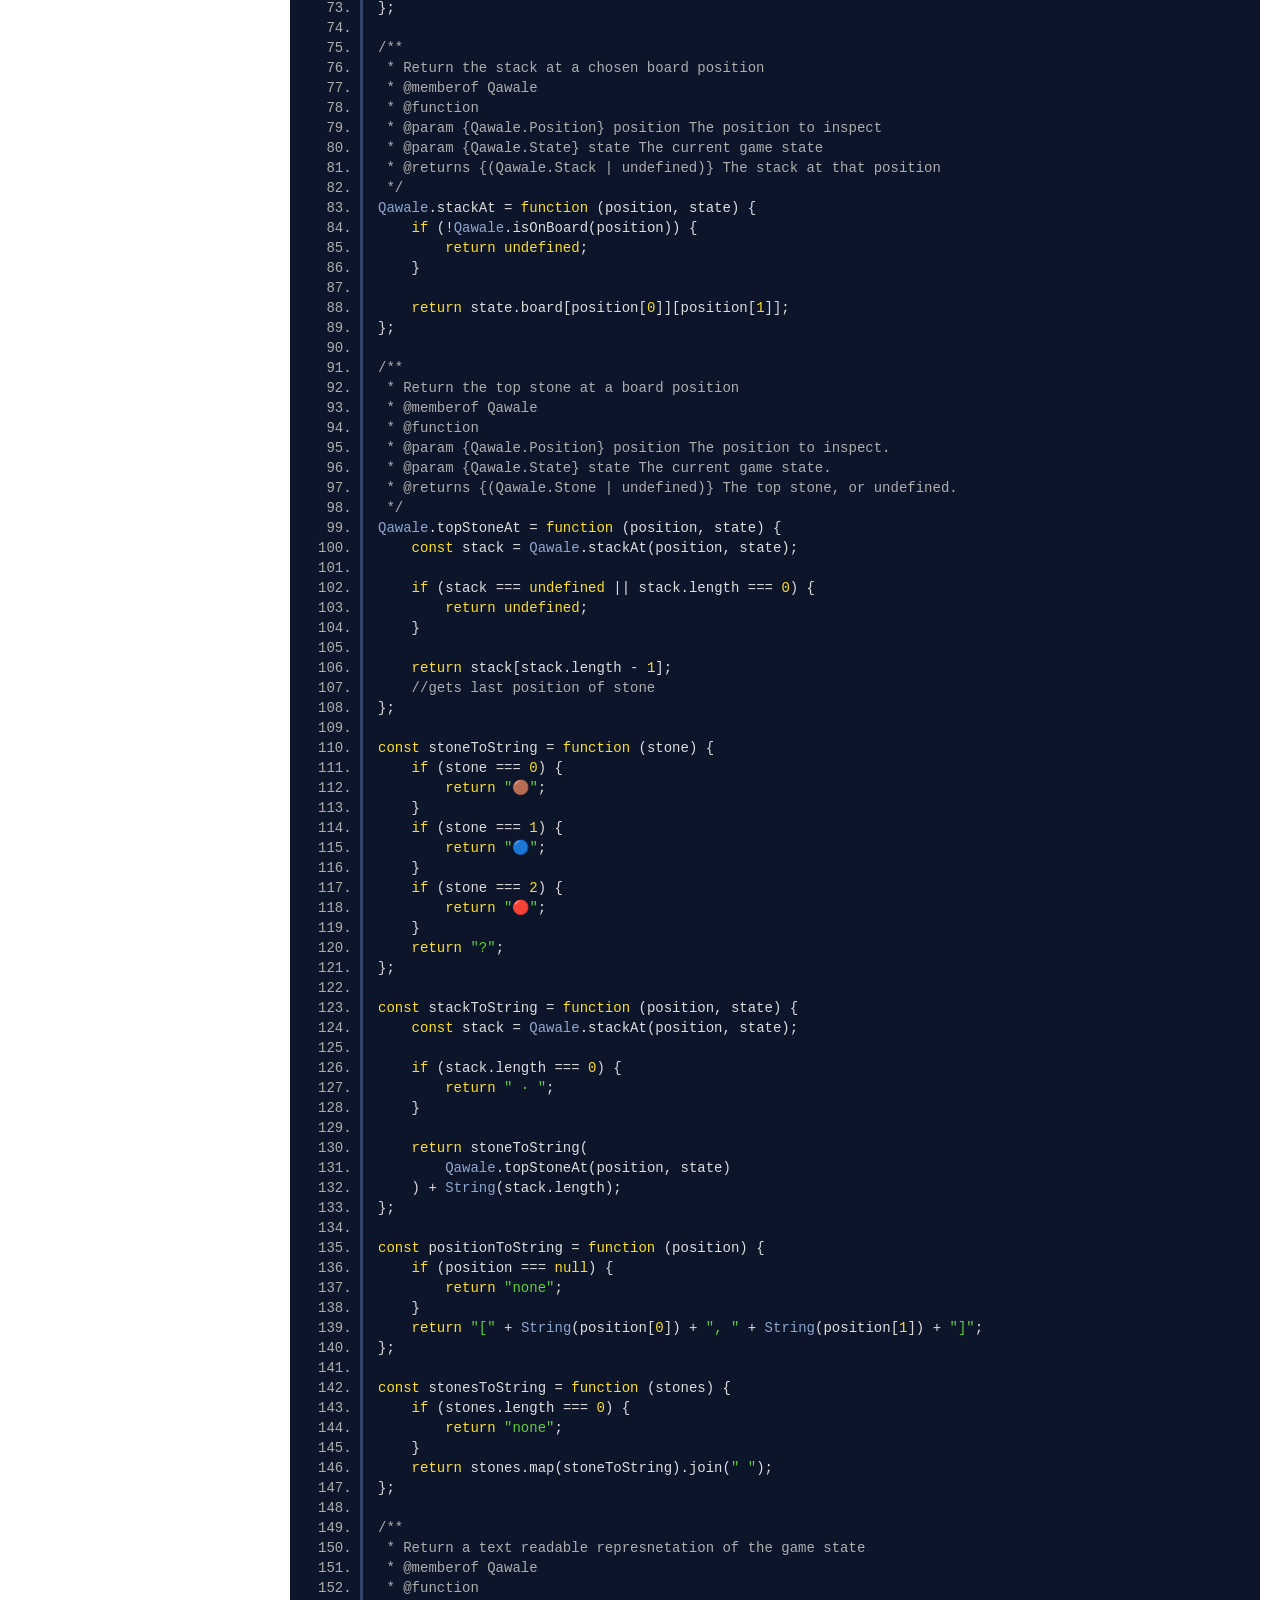
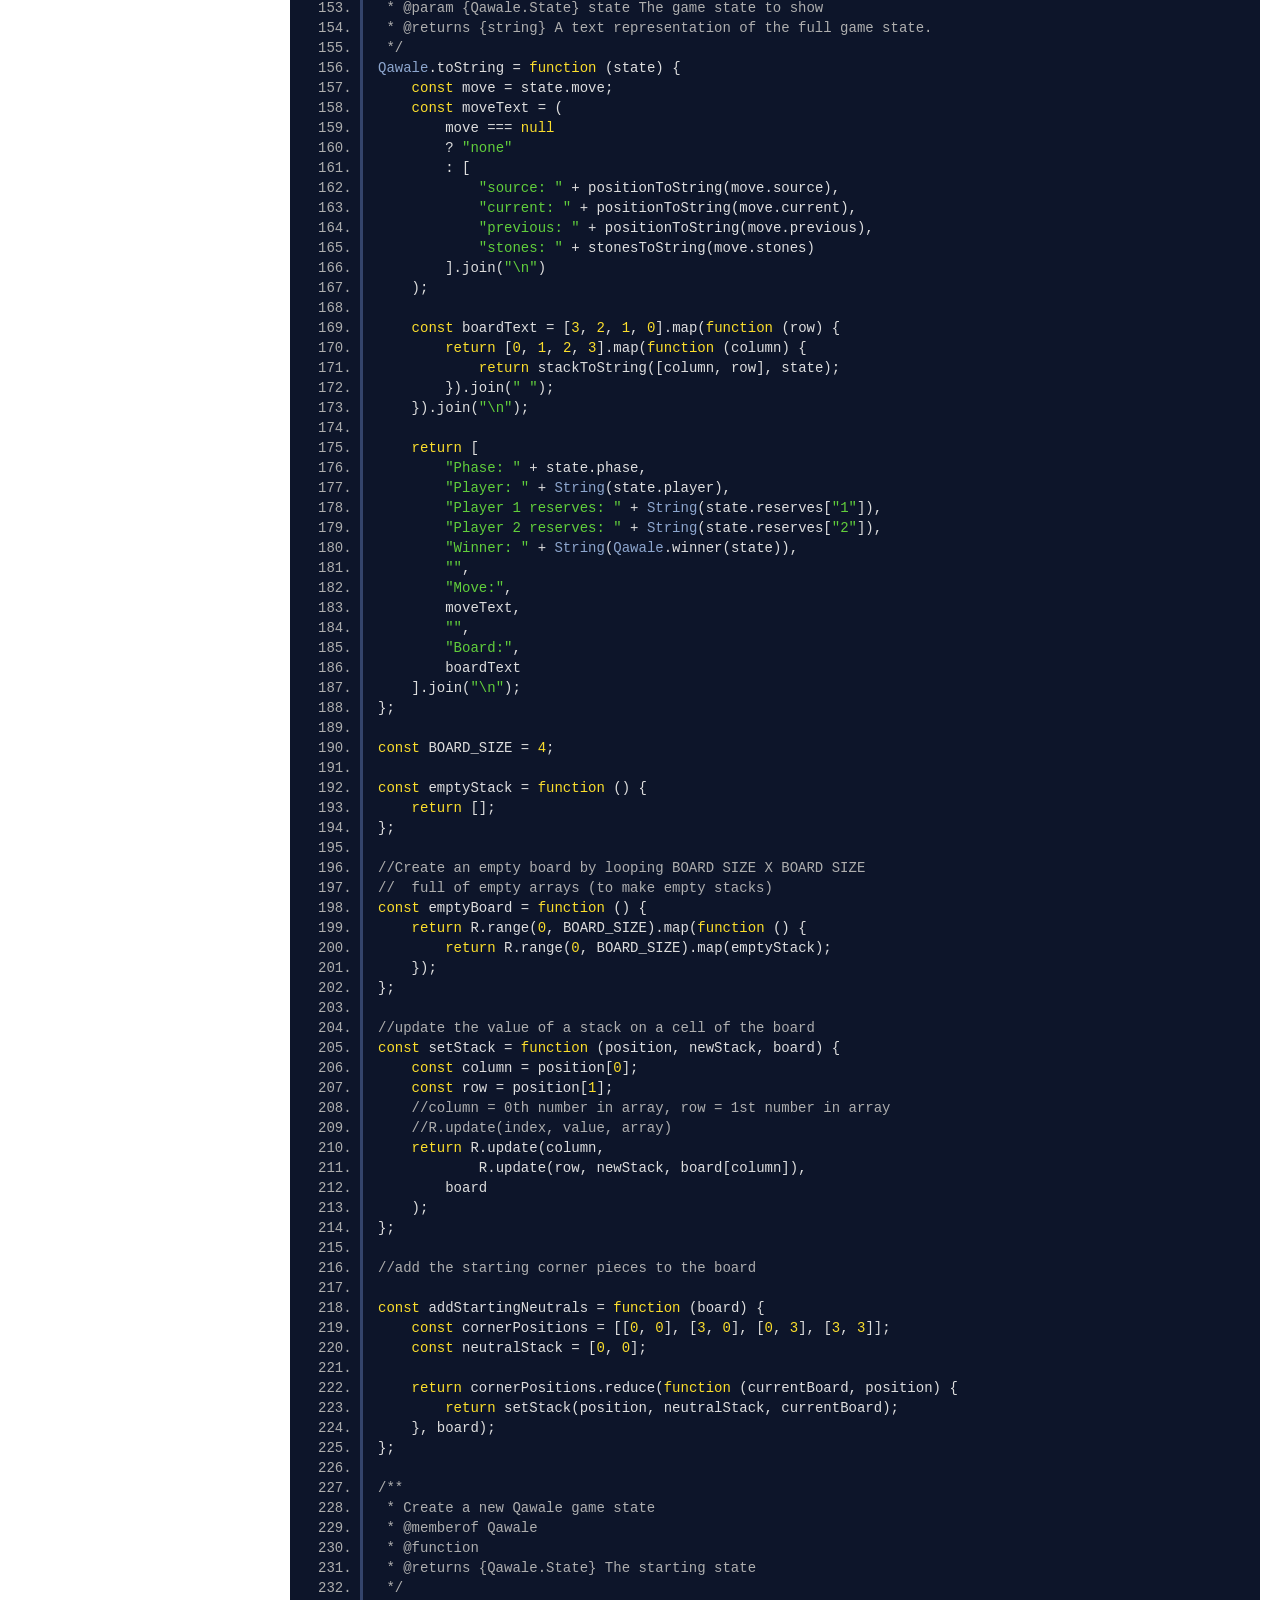
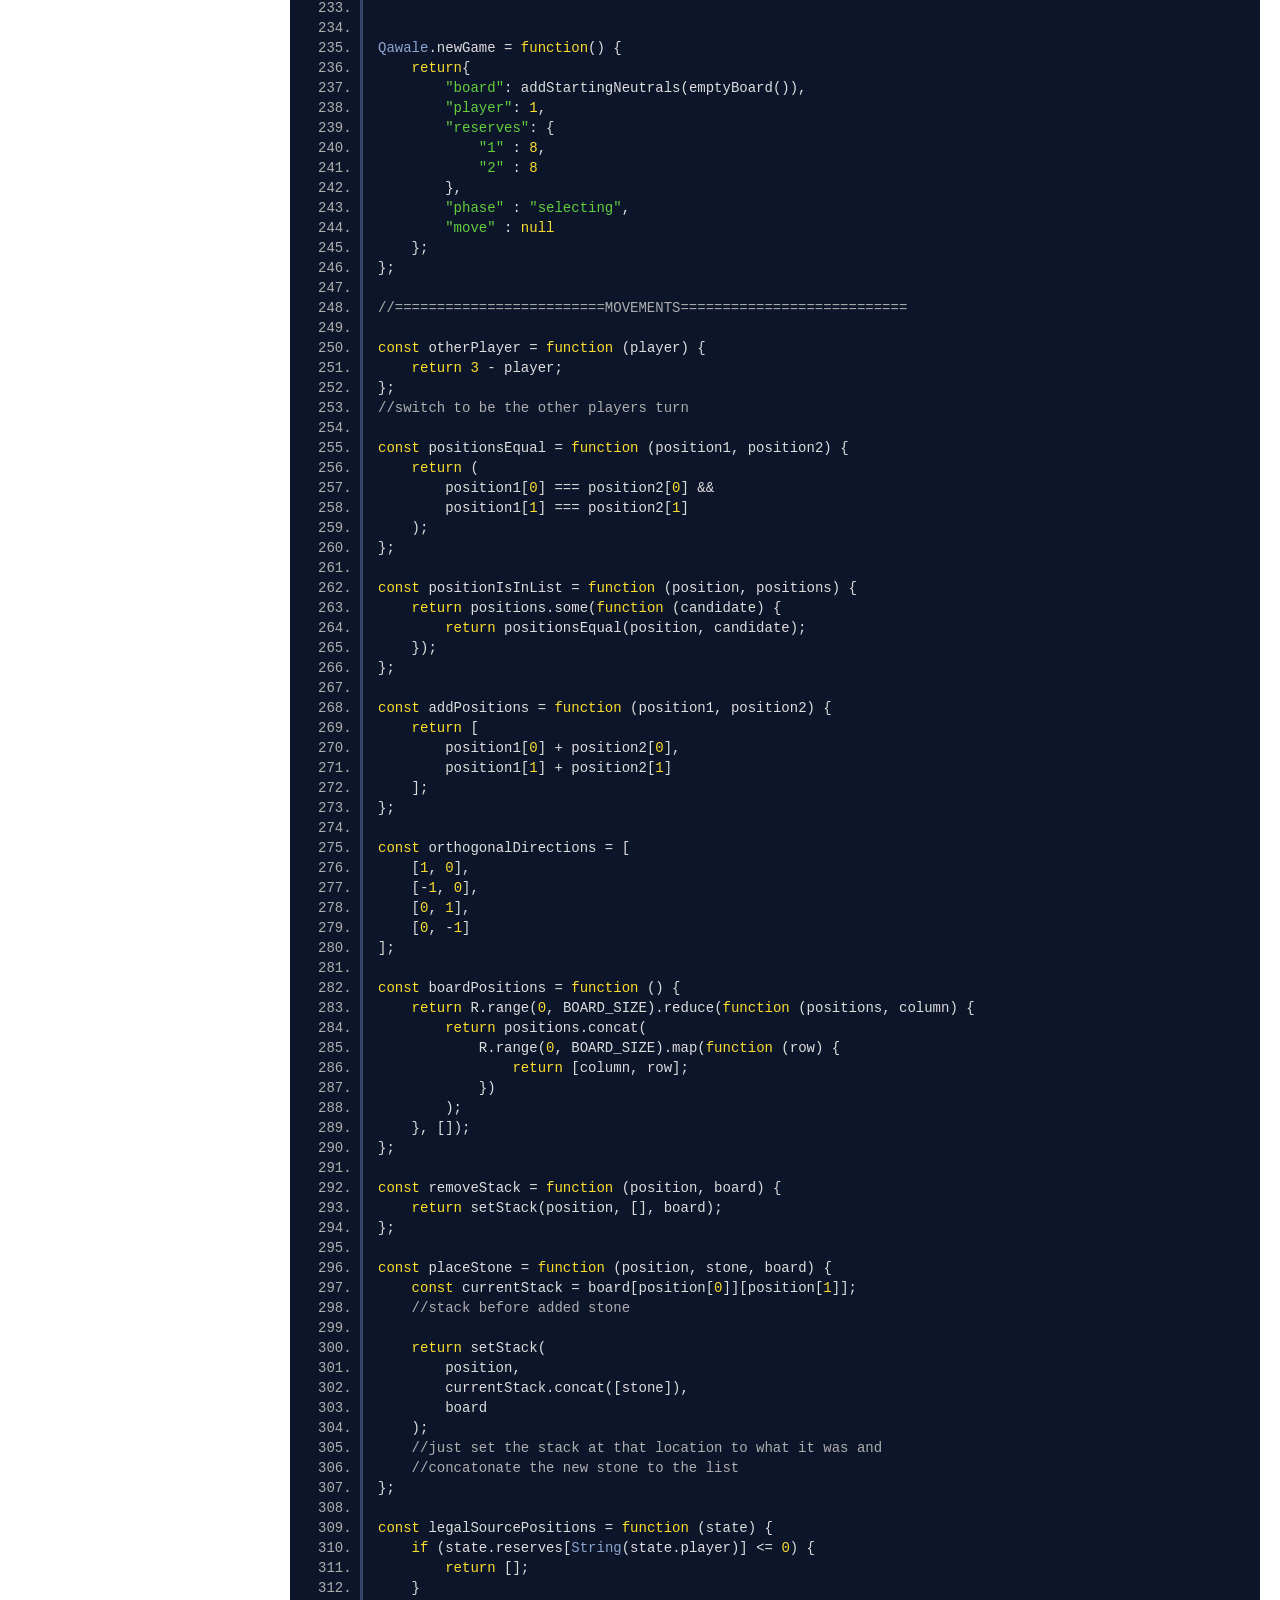
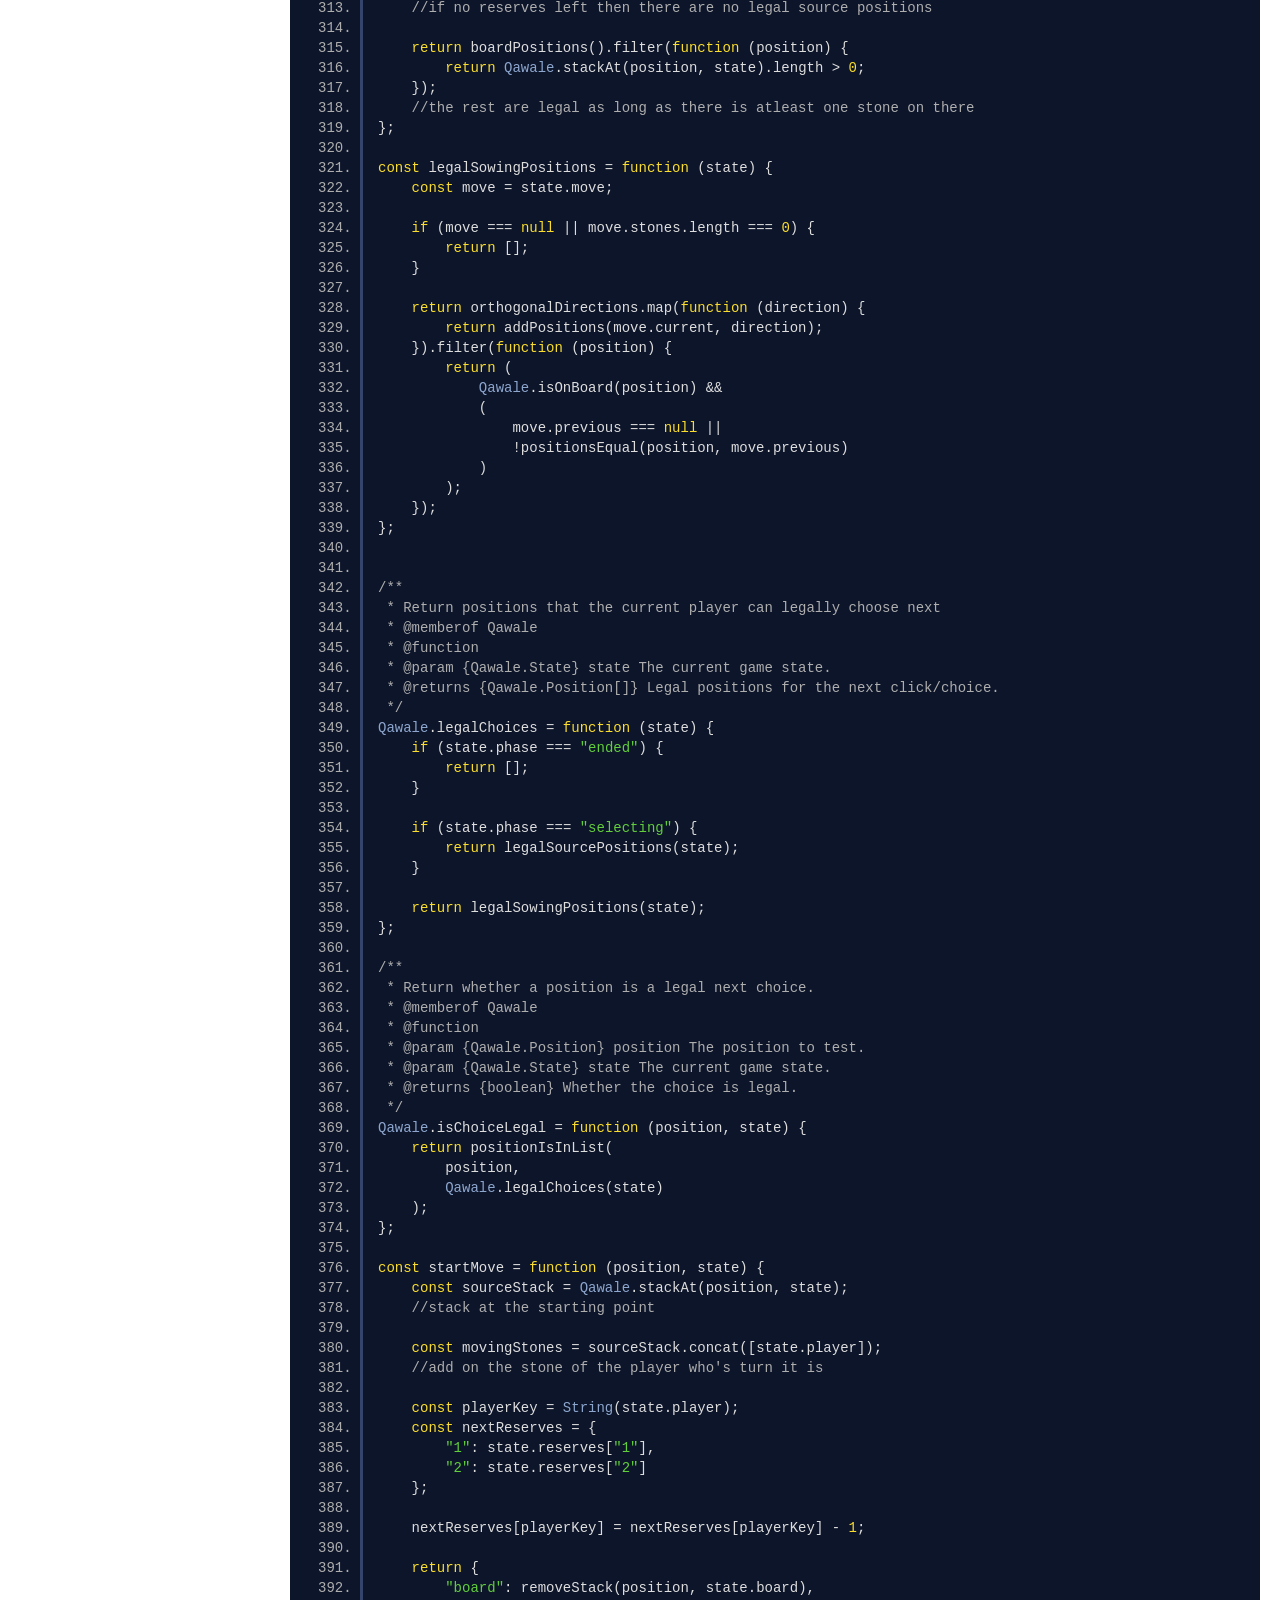
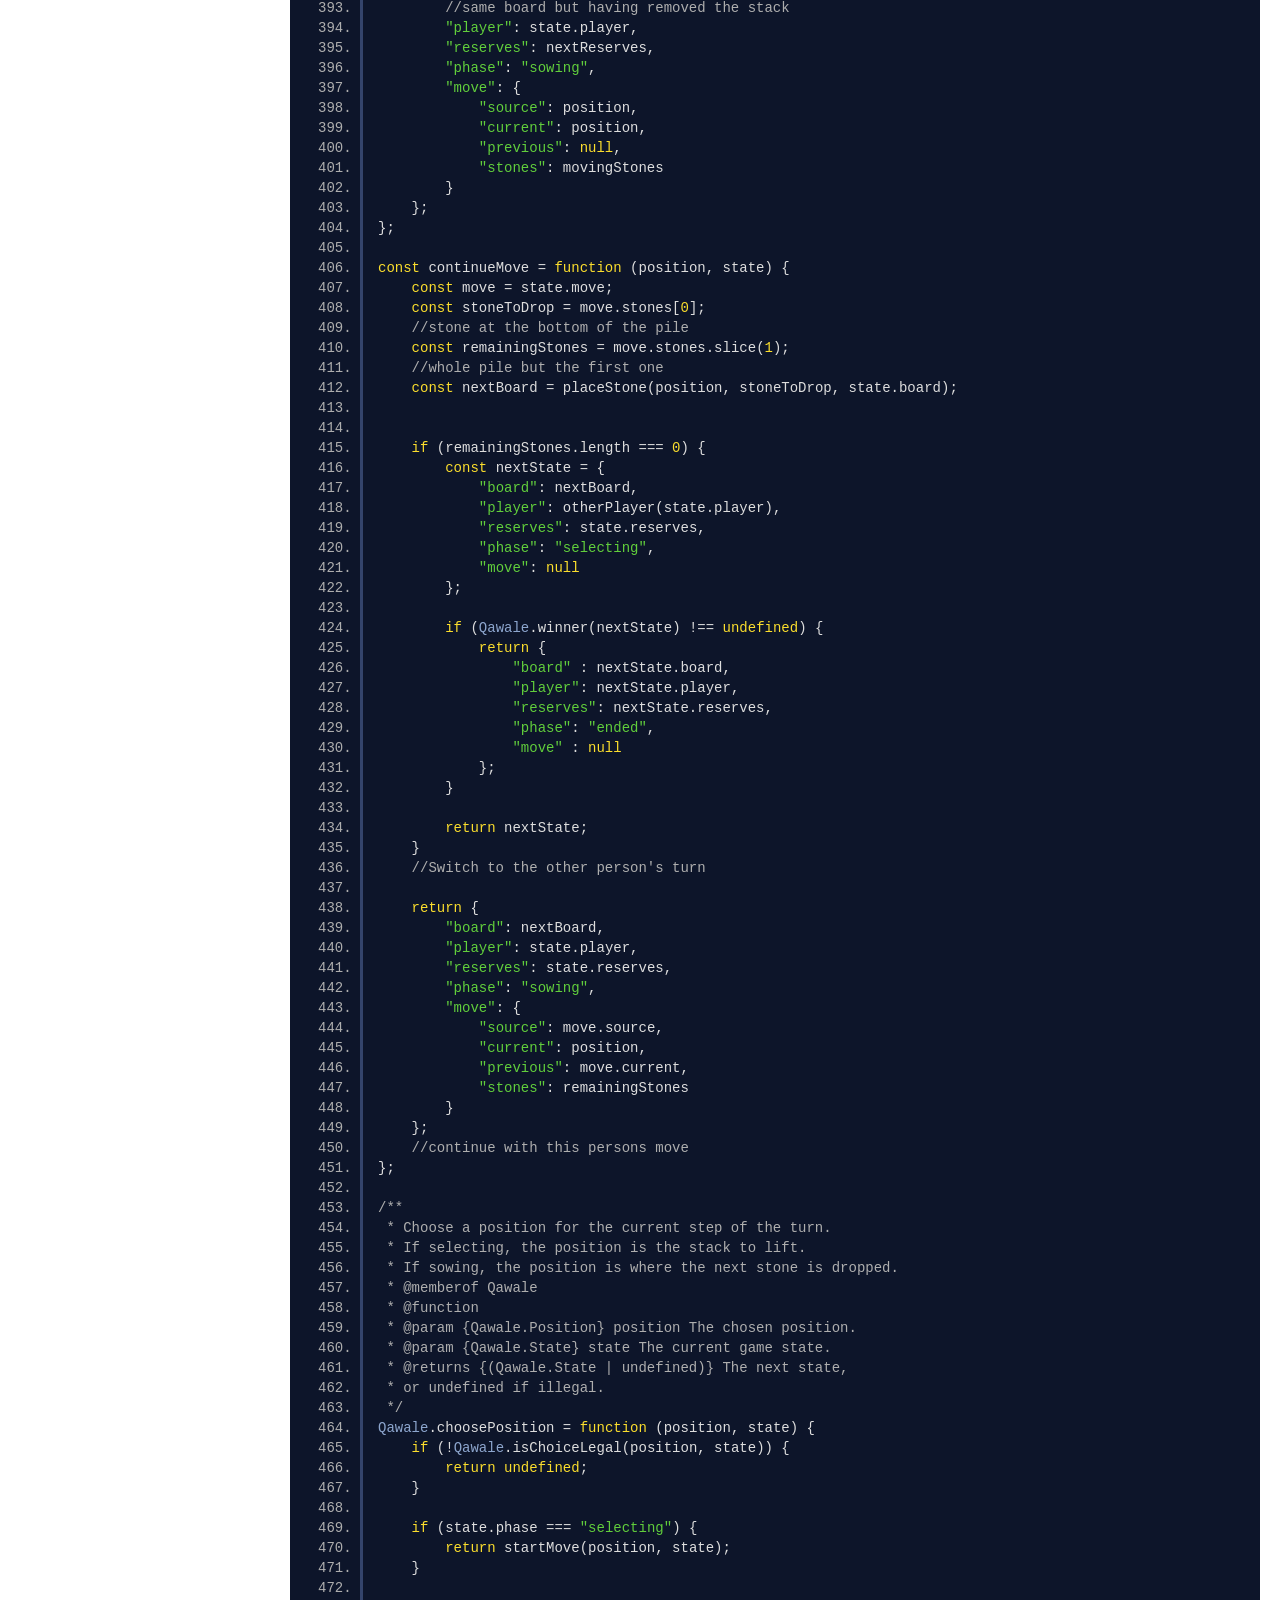
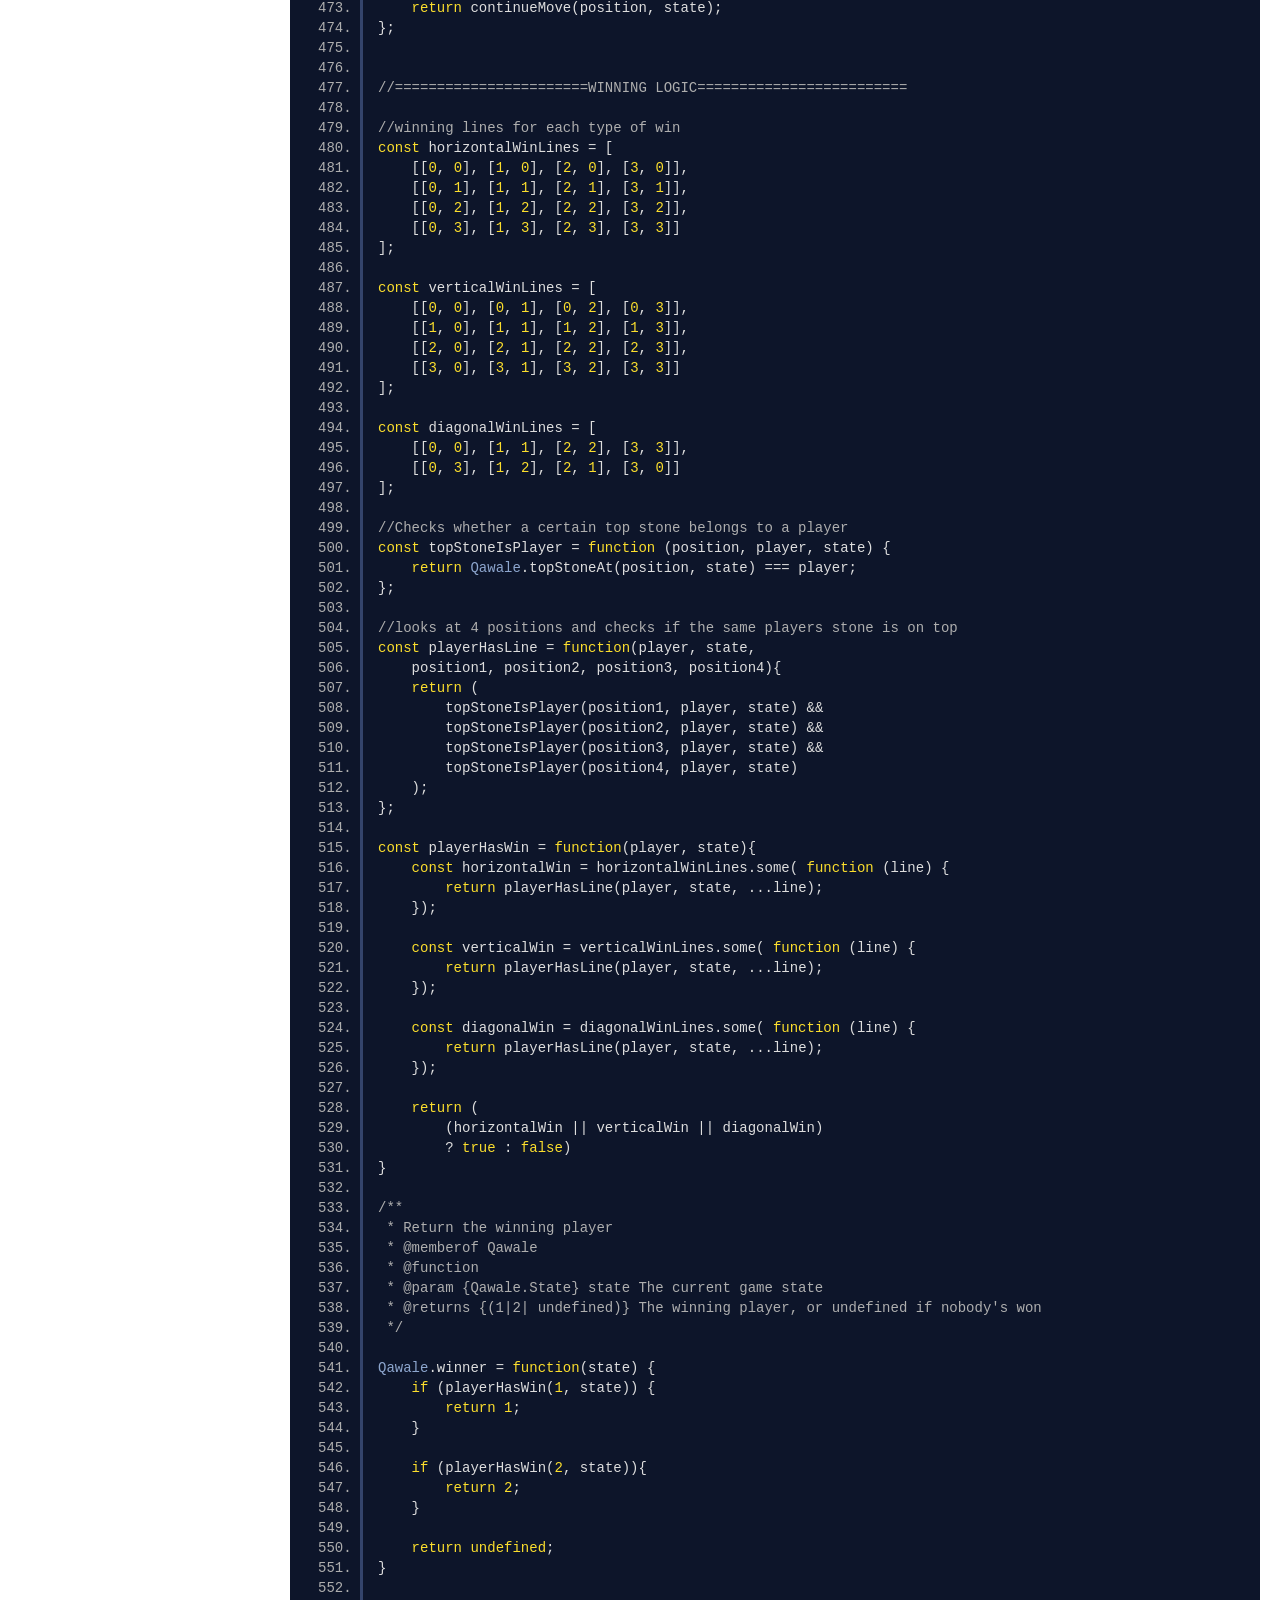
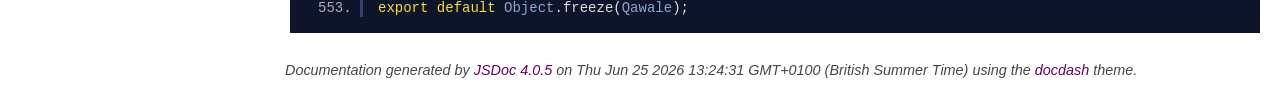
<file: docs/Qawale.js.html>
<!DOCTYPE html>
<html lang="en">
<head>
    
    <meta charset="utf-8">
    <title>Qawale.js - Documentation</title>
    
    
    <script src="scripts/prettify/prettify.js"></script>
    <script src="scripts/prettify/lang-css.js"></script>
    <!--[if lt IE 9]>
      <script src="//html5shiv.googlecode.com/svn/trunk/html5.js"></script>
    <![endif]-->
    <link type="text/css" rel="stylesheet" href="styles/prettify.css">
    <link type="text/css" rel="stylesheet" href="styles/jsdoc.css">
    <script src="scripts/nav.js" defer></script>
    
    <meta name="viewport" content="width=device-width, initial-scale=1.0">
</head>
<body>

<input type="checkbox" id="nav-trigger" class="nav-trigger" />
<label for="nav-trigger" class="navicon-button x">
  <div class="navicon"></div>
</label>

<label for="nav-trigger" class="overlay"></label>

<nav >
    
    
    <h2><a href="index.html">Home</a></h2><h3>Namespaces</h3><ul><li><a href="Qawale.html">Qawale</a><ul class='methods'><li data-type='method'><a href="Qawale.html#.choosePosition">choosePosition</a></li><li data-type='method'><a href="Qawale.html#.isChoiceLegal">isChoiceLegal</a></li><li data-type='method'><a href="Qawale.html#.isOnBoard">isOnBoard</a></li><li data-type='method'><a href="Qawale.html#.legalChoices">legalChoices</a></li><li data-type='method'><a href="Qawale.html#.newGame">newGame</a></li><li data-type='method'><a href="Qawale.html#.stackAt">stackAt</a></li><li data-type='method'><a href="Qawale.html#.toString">toString</a></li><li data-type='method'><a href="Qawale.html#.topStoneAt">topStoneAt</a></li><li data-type='method'><a href="Qawale.html#.winner">winner</a></li></ul></li></ul>
    
</nav>

<div id="main">
    
    <h1 class="page-title">Qawale.js</h1>
    

    



    
    <section>
        <article>
            <pre class="prettyprint source linenums"><code>import R from "./ramda.js";

/**
 * Qawale.js is the module to play 'Qawale' game
 * @namespace Qawale
 * @author Rhys Wijeratne
 */


const Qawale = Object.create(null);

/**
 * A stone is a coloured piece that is placed by the player on the grid
 * 0 = neutral, 1 = player 1, 2 = player 2
 * @memberof Qawale
 * @typedef {(0 | 1 | 2)} Stone
 */

/**
 * The stack of stones placed on a cell in the board
 * stored from bottom to the top piece
 * @memberof Qawale
 * @typedef {Qawale.Stone[]} Stack
 */

/**
 * THe board is a 4x4 grid of stacks (of stones)
 * @memberof Qawale
 * @typedef {Qawale.Stack[][]} Board
 */

/**
 * Position on the board, stored at [column, row]
 * @memberof Qawale
 * @typedef {number[]} Position
 */

/**
 * @memberof Qawale
 * @typedef {Object} Move
 * @property {Qawale.Position} source The stack orignally selected
 * @property {Qawale.Position} current The current position of the moving stack
 * @property {Qawale.Position | null} previous The previous position or null
 * @property {Qawale.Stone[]} stones Stones still to be dropped (bottom first)
 */

/**
 * The state of a Qawale game
 * @memberof Qawale
 * @typedef {Object} State
 * @property {Qawale.Board} board The current board being played
 * @property {(1 | 2)} player Which player's turn it is (selecting/sowing)
 * @property {Object} reserves the number of stones each player has left
 * @property {Qawale.Move | null} move The move currently being made
 * @property {("selecting"|"sowing"|"ended")} phase The current part of the turn
 */


/**
 * Return if a position is within board limits.
 * @memberof Qawale
 * @function
 * @param {Qawale.Position} position The position to test.
 * @returns {boolean} Whether the position is on the board.
 */
Qawale.isOnBoard = function (position) {
    return (
        position[0] >= 0 &amp;&amp;
        position[0] &lt; BOARD_SIZE &amp;&amp;
        position[1] >= 0 &amp;&amp;
        position[1] &lt; BOARD_SIZE
    );
};

/**
 * Return the stack at a chosen board position
 * @memberof Qawale
 * @function
 * @param {Qawale.Position} position The position to inspect
 * @param {Qawale.State} state The current game state
 * @returns {(Qawale.Stack | undefined)} The stack at that position
 */
Qawale.stackAt = function (position, state) {
    if (!Qawale.isOnBoard(position)) {
        return undefined;
    }

    return state.board[position[0]][position[1]];
};

/**
 * Return the top stone at a board position
 * @memberof Qawale
 * @function
 * @param {Qawale.Position} position The position to inspect.
 * @param {Qawale.State} state The current game state.
 * @returns {(Qawale.Stone | undefined)} The top stone, or undefined.
 */
Qawale.topStoneAt = function (position, state) {
    const stack = Qawale.stackAt(position, state);

    if (stack === undefined || stack.length === 0) {
        return undefined;
    }

    return stack[stack.length - 1];
    //gets last position of stone
};

const stoneToString = function (stone) {
    if (stone === 0) {
        return "🟤";
    }
    if (stone === 1) {
        return "🔵";
    }
    if (stone === 2) {
        return "🔴";
    }
    return "?";
};

const stackToString = function (position, state) {
    const stack = Qawale.stackAt(position, state);

    if (stack.length === 0) {
        return " · ";
    }

    return stoneToString(
        Qawale.topStoneAt(position, state)
    ) + String(stack.length);
};

const positionToString = function (position) {
    if (position === null) {
        return "none";
    }
    return "[" + String(position[0]) + ", " + String(position[1]) + "]";
};

const stonesToString = function (stones) {
    if (stones.length === 0) {
        return "none";
    }
    return stones.map(stoneToString).join(" ");
};

/**
 * Return a text readable represnetation of the game state
 * @memberof Qawale
 * @function
 * @param {Qawale.State} state The game state to show
 * @returns {string} A text representation of the full game state.
 */
Qawale.toString = function (state) {
    const move = state.move;
    const moveText = (
        move === null
        ? "none"
        : [
            "source: " + positionToString(move.source),
            "current: " + positionToString(move.current),
            "previous: " + positionToString(move.previous),
            "stones: " + stonesToString(move.stones)
        ].join("\n")
    );

    const boardText = [3, 2, 1, 0].map(function (row) {
        return [0, 1, 2, 3].map(function (column) {
            return stackToString([column, row], state);
        }).join(" ");
    }).join("\n");

    return [
        "Phase: " + state.phase,
        "Player: " + String(state.player),
        "Player 1 reserves: " + String(state.reserves["1"]),
        "Player 2 reserves: " + String(state.reserves["2"]),
        "Winner: " + String(Qawale.winner(state)),
        "",
        "Move:",
        moveText,
        "",
        "Board:",
        boardText
    ].join("\n");
};

const BOARD_SIZE = 4;

const emptyStack = function () {
    return [];
};

//Create an empty board by looping BOARD SIZE X BOARD SIZE
//  full of empty arrays (to make empty stacks)
const emptyBoard = function () {
    return R.range(0, BOARD_SIZE).map(function () {
        return R.range(0, BOARD_SIZE).map(emptyStack);
    });
};

//update the value of a stack on a cell of the board
const setStack = function (position, newStack, board) {
    const column = position[0];
    const row = position[1];
    //column = 0th number in array, row = 1st number in array
    //R.update(index, value, array)
    return R.update(column,
            R.update(row, newStack, board[column]),
        board
    );
};

//add the starting corner pieces to the board

const addStartingNeutrals = function (board) {
    const cornerPositions = [[0, 0], [3, 0], [0, 3], [3, 3]];
    const neutralStack = [0, 0];

    return cornerPositions.reduce(function (currentBoard, position) {
        return setStack(position, neutralStack, currentBoard);
    }, board);
};

/**
 * Create a new Qawale game state
 * @memberof Qawale
 * @function
 * @returns {Qawale.State} The starting state
 */


Qawale.newGame = function() {
    return{
        "board": addStartingNeutrals(emptyBoard()),
        "player": 1,
        "reserves": {
            "1" : 8,
            "2" : 8
        },
        "phase" : "selecting",
        "move" : null
    };
};

//=========================MOVEMENTS===========================

const otherPlayer = function (player) {
    return 3 - player;
};
//switch to be the other players turn

const positionsEqual = function (position1, position2) {
    return (
        position1[0] === position2[0] &amp;&amp;
        position1[1] === position2[1]
    );
};

const positionIsInList = function (position, positions) {
    return positions.some(function (candidate) {
        return positionsEqual(position, candidate);
    });
};

const addPositions = function (position1, position2) {
    return [
        position1[0] + position2[0],
        position1[1] + position2[1]
    ];
};

const orthogonalDirections = [
    [1, 0],
    [-1, 0],
    [0, 1],
    [0, -1]
];

const boardPositions = function () {
    return R.range(0, BOARD_SIZE).reduce(function (positions, column) {
        return positions.concat(
            R.range(0, BOARD_SIZE).map(function (row) {
                return [column, row];
            })
        );
    }, []);
};

const removeStack = function (position, board) {
    return setStack(position, [], board);
};

const placeStone = function (position, stone, board) {
    const currentStack = board[position[0]][position[1]];
    //stack before added stone

    return setStack(
        position,
        currentStack.concat([stone]),
        board
    );
    //just set the stack at that location to what it was and
    //concatonate the new stone to the list
};

const legalSourcePositions = function (state) {
    if (state.reserves[String(state.player)] &lt;= 0) {
        return [];
    }
    //if no reserves left then there are no legal source positions

    return boardPositions().filter(function (position) {
        return Qawale.stackAt(position, state).length > 0;
    });
    //the rest are legal as long as there is atleast one stone on there
};

const legalSowingPositions = function (state) {
    const move = state.move;

    if (move === null || move.stones.length === 0) {
        return [];
    }

    return orthogonalDirections.map(function (direction) {
        return addPositions(move.current, direction);
    }).filter(function (position) {
        return (
            Qawale.isOnBoard(position) &amp;&amp;
            (
                move.previous === null ||
                !positionsEqual(position, move.previous)
            )
        );
    });
};


/**
 * Return positions that the current player can legally choose next
 * @memberof Qawale
 * @function
 * @param {Qawale.State} state The current game state.
 * @returns {Qawale.Position[]} Legal positions for the next click/choice.
 */
Qawale.legalChoices = function (state) {
    if (state.phase === "ended") {
        return [];
    }

    if (state.phase === "selecting") {
        return legalSourcePositions(state);
    }

    return legalSowingPositions(state);
};

/**
 * Return whether a position is a legal next choice.
 * @memberof Qawale
 * @function
 * @param {Qawale.Position} position The position to test.
 * @param {Qawale.State} state The current game state.
 * @returns {boolean} Whether the choice is legal.
 */
Qawale.isChoiceLegal = function (position, state) {
    return positionIsInList(
        position,
        Qawale.legalChoices(state)
    );
};

const startMove = function (position, state) {
    const sourceStack = Qawale.stackAt(position, state);
    //stack at the starting point

    const movingStones = sourceStack.concat([state.player]);
    //add on the stone of the player who's turn it is

    const playerKey = String(state.player);
    const nextReserves = {
        "1": state.reserves["1"],
        "2": state.reserves["2"]
    };

    nextReserves[playerKey] = nextReserves[playerKey] - 1;

    return {
        "board": removeStack(position, state.board),
        //same board but having removed the stack
        "player": state.player,
        "reserves": nextReserves,
        "phase": "sowing",
        "move": {
            "source": position,
            "current": position,
            "previous": null,
            "stones": movingStones
        }
    };
};

const continueMove = function (position, state) {
    const move = state.move;
    const stoneToDrop = move.stones[0];
    //stone at the bottom of the pile
    const remainingStones = move.stones.slice(1);
    //whole pile but the first one
    const nextBoard = placeStone(position, stoneToDrop, state.board);


    if (remainingStones.length === 0) {
        const nextState = {
            "board": nextBoard,
            "player": otherPlayer(state.player),
            "reserves": state.reserves,
            "phase": "selecting",
            "move": null
        };

        if (Qawale.winner(nextState) !== undefined) {
            return {
                "board" : nextState.board,
                "player": nextState.player,
                "reserves": nextState.reserves,
                "phase": "ended",
                "move" : null
            };
        }

        return nextState;
    }
    //Switch to the other person's turn

    return {
        "board": nextBoard,
        "player": state.player,
        "reserves": state.reserves,
        "phase": "sowing",
        "move": {
            "source": move.source,
            "current": position,
            "previous": move.current,
            "stones": remainingStones
        }
    };
    //continue with this persons move
};

/**
 * Choose a position for the current step of the turn.
 * If selecting, the position is the stack to lift.
 * If sowing, the position is where the next stone is dropped.
 * @memberof Qawale
 * @function
 * @param {Qawale.Position} position The chosen position.
 * @param {Qawale.State} state The current game state.
 * @returns {(Qawale.State | undefined)} The next state,
 * or undefined if illegal.
 */
Qawale.choosePosition = function (position, state) {
    if (!Qawale.isChoiceLegal(position, state)) {
        return undefined;
    }

    if (state.phase === "selecting") {
        return startMove(position, state);
    }

    return continueMove(position, state);
};


//=======================WINNING LOGIC=========================

//winning lines for each type of win
const horizontalWinLines = [
    [[0, 0], [1, 0], [2, 0], [3, 0]],
    [[0, 1], [1, 1], [2, 1], [3, 1]],
    [[0, 2], [1, 2], [2, 2], [3, 2]],
    [[0, 3], [1, 3], [2, 3], [3, 3]]
];

const verticalWinLines = [
    [[0, 0], [0, 1], [0, 2], [0, 3]],
    [[1, 0], [1, 1], [1, 2], [1, 3]],
    [[2, 0], [2, 1], [2, 2], [2, 3]],
    [[3, 0], [3, 1], [3, 2], [3, 3]]
];

const diagonalWinLines = [
    [[0, 0], [1, 1], [2, 2], [3, 3]],
    [[0, 3], [1, 2], [2, 1], [3, 0]]
];

//Checks whether a certain top stone belongs to a player
const topStoneIsPlayer = function (position, player, state) {
    return Qawale.topStoneAt(position, state) === player;
};

//looks at 4 positions and checks if the same players stone is on top
const playerHasLine = function(player, state,
    position1, position2, position3, position4){
    return (
        topStoneIsPlayer(position1, player, state) &amp;&amp;
        topStoneIsPlayer(position2, player, state) &amp;&amp;
        topStoneIsPlayer(position3, player, state) &amp;&amp;
        topStoneIsPlayer(position4, player, state)
    );
};

const playerHasWin = function(player, state){
    const horizontalWin = horizontalWinLines.some( function (line) {
        return playerHasLine(player, state, ...line);
    });

    const verticalWin = verticalWinLines.some( function (line) {
        return playerHasLine(player, state, ...line);
    });

    const diagonalWin = diagonalWinLines.some( function (line) {
        return playerHasLine(player, state, ...line);
    });

    return (
        (horizontalWin || verticalWin || diagonalWin)
        ? true : false)
}

/**
 * Return the winning player
 * @memberof Qawale
 * @function
 * @param {Qawale.State} state The current game state
 * @returns {(1|2| undefined)} The winning player, or undefined if nobody's won
 */

Qawale.winner = function(state) {
    if (playerHasWin(1, state)) {
        return 1;
    }

    if (playerHasWin(2, state)){
        return 2;
    }

    return undefined;
}

export default Object.freeze(Qawale);</code></pre>
        </article>
    </section>




    
    
</div>

<br class="clear">

<footer>
    Documentation generated by <a href="https://github.com/jsdoc3/jsdoc">JSDoc 4.0.5</a> on Thu Jun 25 2026 13:24:31 GMT+0100 (British Summer Time) using the <a href="https://github.com/clenemt/docdash">docdash</a> theme.
</footer>

<script>prettyPrint();</script>
<script src="scripts/polyfill.js"></script>
<script src="scripts/linenumber.js"></script>



    <link type="text/css" rel="stylesheet" href="custom.css">
    
</body>
</html>
</file>
<file: docs/styles/prettify.css>
.pln {
  color: #ddd;
}

/* string content */
.str {
  color: #61ce3c;
}

/* a keyword */
.kwd {
  color: #fbde2d;
}

/* a comment */
.com {
  color: #aeaeae;
}

/* a type name */
.typ {
  color: #8da6ce;
}

/* a literal value */
.lit {
  color: #fbde2d;
}

/* punctuation */
.pun {
  color: #ddd;
}

/* lisp open bracket */
.opn {
  color: #000000;
}

/* lisp close bracket */
.clo {
  color: #000000;
}

/* a markup tag name */
.tag {
  color: #8da6ce;
}

/* a markup attribute name */
.atn {
  color: #fbde2d;
}

/* a markup attribute value */
.atv {
  color: #ddd;
}

/* a declaration */
.dec {
  color: #EF5050;
}

/* a variable name */
.var {
  color: #c82829;
}

/* a function name */
.fun {
  color: #4271ae;
}

/* Specify class=linenums on a pre to get line numbering */
ol.linenums {
  margin-top: 0;
  margin-bottom: 0;
  padding-bottom: 2px;
}
</file>
<file: docs/styles/jsdoc.css>
* {
  box-sizing: border-box
}

html, body {
  height: 100%;
  width: 100%;
}

body {
  color: #4d4e53;
  background-color: white;
  margin: 0 auto;
  padding: 0 20px;
  font-family: 'Helvetica Neue', Helvetica, sans-serif;
  font-size: 16px;
}

img {
  max-width: 100%;
}

a,
a:active {
  color: #606;
  text-decoration: none;
}

a:hover {
  text-decoration: none;
}

article a {
  border-bottom: 1px solid #ddd;
}

article a:hover, article a:active {
  border-bottom-color: #222;
}

article .description a {
    word-break: break-word;
}

p, ul, ol, blockquote {
  margin-bottom: 1em;
  line-height: 160%;
}

h1, h2, h3, h4, h5, h6 {
  font-family: 'Montserrat', sans-serif;
}

h1, h2, h3, h4, h5, h6 {
  color: #000;
  font-weight: 400;
  margin: 0;
}

h1 {
  font-weight: 300;
  font-size: 48px;
  margin: 1em 0 .5em;
}

h1.page-title {
  font-size: 48px;
  margin: 1em 30px;
  line-height: 100%;
  word-wrap: break-word;
}

h2 {
  font-size: 24px;
  margin: 1.5em 0 .3em;
}

h3 {
  font-size: 24px;
  margin: 1.2em 0 .3em;
}

h4 {
  font-size: 18px;
  margin: 1em 0 .2em;
  color: #4d4e53;
}

h4.name {
  color: #fff;
  background: #6d426d;
  box-shadow: 0 .25em .5em #d3d3d3;
  border-top: 1px solid #d3d3d3;
  border-bottom: 1px solid #d3d3d3;
  margin: 1.5em 0 0.5em;
  padding: .75em 0 .75em 10px;
}

h4.name a {
  color: #fc83ff;
}

h4.name a:hover {
  border-bottom-color: #fc83ff;
}

h5, .container-overview .subsection-title {
  font-size: 120%;
  letter-spacing: -0.01em;
  margin: 8px 0 3px 0;
}

h6 {
  font-size: 100%;
  letter-spacing: -0.01em;
  margin: 6px 0 3px 0;
  font-style: italic;
}

.usertext h1 {
  font-family: "Source Sans Pro";
  font-size: 24px;
  margin: 2.5em 0 1em;
  font-weight: 400;
}

.usertext h2 {
  font-family: "Source Sans Pro";
  font-size: 18px;
  margin: 2em 0 0.5em;
  font-weight: 400;

}

.usertext h3 {
  font-family: "Source Sans Pro";
  font-size: 15px;
  margin: 1.5em 0 0;
  font-weight: 400;
}

.usertext h4 {
  font-family: "Source Sans Pro";
  font-size: 14px;
  margin: 0 0 0;
  font-weight: 400;
}

.usertext h5 {
  font-size: 12px;
  margin: 1em 0 0;
  font-weight: normal;
  color: #666;
}

.usertext h6 {
  font-size: 11px;
  margin: 1em 0 0;
  font-weight: normal;
  font-style: normal;
  color: #666;
}


tt, code, kbd, samp, pre {
  font-family: Consolas, Monaco, 'Andale Mono', monospace;
  background: #f4f4f4;
}

tt, code, kbd, samp{
  padding: 1px 5px;
}

pre {
  padding-bottom: 1em;
}  

.class-description {
  font-size: 130%;
  line-height: 140%;
  margin-bottom: 1em;
  margin-top: 1em;
}

.class-description:empty {
  margin: 0
}

#main {
  float: right;
  width: calc(100% - 240px);
}

header {
  display: block
}

section {
  display: block;
  background-color: #fff;
  padding: 0 0 0 30px;
}

.variation {
  display: none
}

.signature-attributes {
  font-size: 60%;
  color: #eee;
  font-style: italic;
  font-weight: lighter;
}

nav {
  float: left;
  display: block;
  width: 250px;
  background: #fff;
  overflow: auto;
  position: fixed;
  height: 100%;
}

nav #nav-search{
    width: 210px;
    height: 30px;
    padding: 5px 10px;
    font-size: 12px;
    line-height: 1.5;
    border-radius: 3px;
    margin-right: 20px;
    margin-top: 20px;
}

nav.wrap a{
    word-wrap: break-word;
}

nav h3 {
  margin-top: 12px;
  font-size: 13px;
  text-transform: uppercase;
  letter-spacing: 1px;
  font-weight: 700;
  line-height: 24px;
  margin: 15px 0 10px;
  padding: 0;
  color: #000;
}

nav h3.collapsed_header {
  cursor: pointer;
}

nav ul {
  font-family: 'Lucida Grande', 'Lucida Sans Unicode', arial, sans-serif;
  font-size: 100%;
  line-height: 17px;
  padding: 0;
  margin: 0;
  list-style-type: none;
}

nav ul a,
nav ul a:active {
  font-family: 'Montserrat', sans-serif;
  line-height: 18px;
  padding: 0;
  display: block;
  font-size: 12px;
}

nav a:hover,
nav a:active {
  color: #606;
}

nav > ul {
  padding: 0 10px;
}

nav > ul > li > a {
  color: #606;
  margin-top: 10px;
}

nav ul ul a {
  color: hsl(207, 1%, 60%);
  border-left: 1px solid hsl(207, 10%, 86%);
}

nav ul ul a,
nav ul ul a:active {
  padding-left: 20px
}

nav h2 {
   font-size: 13px;
   margin: 10px 0 0 0;
   padding: 0;
}

nav > h2 > a {
   margin: 10px 0 -10px;
   color: #606 !important;
}

footer {
  color: hsl(0, 0%, 28%);
  margin-left: 250px;
  display: block;
  padding: 15px;
  font-style: italic;
  font-size: 90%;
}

.ancestors {
  color: #999
}

.ancestors a {
   color: #999 !important;
}

.clear {
  clear: both
}

.important {
  font-weight: bold;
  color: #950B02;
}

.yes-def {
  text-indent: -1000px
}

.type-signature {
  color: #CA79CA
}

.type-signature:last-child {
  color: #eee;
}

.name, .signature {
  font-family: Consolas, Monaco, 'Andale Mono', monospace
}

.signature {
    color: #fc83ff;
}

.details {
  margin-top: 6px;
  border-left: 2px solid #DDD;
  line-height: 20px;
  font-size: 14px;
}

.details dt {
   width: auto;
   float: left;
   padding-left: 10px;
}

.details dd {
   margin-left: 70px;
   margin-top: 6px;
   margin-bottom: 6px;
}

.details ul {
   margin: 0
}

.details ul {
   list-style-type: none
}

.details pre.prettyprint {
   margin: 0
}

.details .object-value {
   padding-top: 0
}

.description {
  margin-bottom: 1em;
  margin-top: 1em;
}

.code-caption {
  font-style: italic;
  font-size: 107%;
  margin: 0;
}

.prettyprint {
  font-size: 14px;
  overflow: auto;
}

.prettyprint.source {
  width: inherit;
  line-height: 18px;
  display: block;
  background-color: #0d152a;
  color: #aeaeae;
}

.prettyprint code {
  line-height: 18px;
  display: block;
  background-color: #0d152a;
  color: #4D4E53;
}

.prettyprint > code {
  padding: 15px;
}

.prettyprint .linenums code {
  padding: 0 15px
}

.prettyprint .linenums li:first-of-type code {
  padding-top: 15px
}

.prettyprint code span.line {
  display: inline-block
}

.prettyprint.linenums {
  padding-left: 70px;
  -webkit-user-select: none;
  -moz-user-select: none;
  -ms-user-select: none;
  user-select: none;
}

.prettyprint.linenums ol {
   padding-left: 0
}

.prettyprint.linenums li {
   border-left: 3px #34446B solid;
}

.prettyprint.linenums li.selected, .prettyprint.linenums li.selected * {
   background-color: #34446B;
}

.prettyprint.linenums li * {
   -webkit-user-select: text;
   -moz-user-select: text;
   -ms-user-select: text;
   user-select: text;
}

.prettyprint.linenums li code:empty:after {
  content:"";
  display:inline-block;
  width:0px;
}

table {
  border-spacing: 0;
  border: 1px solid #ddd;
  border-collapse: collapse;
  border-radius: 3px;
  box-shadow: 0 1px 3px rgba(0,0,0,0.1);
  width: 100%;
  font-size: 14px;
  margin: 1em 0;
}

td, th {
   margin: 0px;
   text-align: left;
   vertical-align: top;
   padding: 10px;
   display: table-cell;
}

thead tr, thead tr {
   background-color: #fff;
   font-weight: bold;
   border-bottom: 1px solid #ddd;
}

.params .type {
  white-space: nowrap;
}

.params code {
  white-space: pre;
}

.params td, .params .name, .props .name, .name code {
   color: #4D4E53;
   font-family: Consolas, Monaco, 'Andale Mono', monospace;
   font-size: 100%;
}

.params td {
   border-top: 1px solid #eee
}

.params td.description > p:first-child, .props td.description > p:first-child {
   margin-top: 0;
   padding-top: 0;
}

.params td.description > p:last-child, .props td.description > p:last-child {
   margin-bottom: 0;
   padding-bottom: 0;
}

span.param-type, .params td .param-type, .param-type dd {
   color: #606;
  font-family: Consolas, Monaco, 'Andale Mono', monospace
}

.param-type dt, .param-type dd {
  display: inline-block
}

.param-type {
  margin: 14px 0;
}

.disabled {
  color: #454545
}

/* navicon button */
.navicon-button {
  display: none;
  position: relative;
  padding: 2.0625rem 1.5rem;
  transition: 0.25s;
  cursor: pointer;
  -webkit-user-select: none;
     -moz-user-select: none;
      -ms-user-select: none;
          user-select: none;
  opacity: .8;
}
.navicon-button .navicon:before, .navicon-button .navicon:after {
  transition: 0.25s;
}
.navicon-button:hover {
  transition: 0.5s;
  opacity: 1;
}
.navicon-button:hover .navicon:before, .navicon-button:hover .navicon:after {
  transition: 0.25s;
}
.navicon-button:hover .navicon:before {
  top: .825rem;
}
.navicon-button:hover .navicon:after {
  top: -.825rem;
}

/* navicon */
.navicon {
  position: relative;
  width: 2.5em;
  height: .3125rem;
  background: #000;
  transition: 0.3s;
  border-radius: 2.5rem;
}
.navicon:before, .navicon:after {
  display: block;
  content: "";
  height: .3125rem;
  width: 2.5rem;
  background: #000;
  position: absolute;
  z-index: -1;
  transition: 0.3s 0.25s;
  border-radius: 1rem;
}
.navicon:before {
  top: .625rem;
}
.navicon:after {
  top: -.625rem;
}

/* open */
.nav-trigger:checked + label:not(.steps) .navicon:before,
.nav-trigger:checked + label:not(.steps) .navicon:after {
  top: 0 !important;
}

.nav-trigger:checked + label .navicon:before,
.nav-trigger:checked + label .navicon:after {
  transition: 0.5s;
}

/* Minus */
.nav-trigger:checked + label {
  -webkit-transform: scale(0.75);
          transform: scale(0.75);
}

/* × and + */
.nav-trigger:checked + label.plus .navicon,
.nav-trigger:checked + label.x .navicon {
  background: transparent;
}

.nav-trigger:checked + label.plus .navicon:before,
.nav-trigger:checked + label.x .navicon:before {
  -webkit-transform: rotate(-45deg);
          transform: rotate(-45deg);
  background: #FFF;
}

.nav-trigger:checked + label.plus .navicon:after,
.nav-trigger:checked + label.x .navicon:after {
  -webkit-transform: rotate(45deg);
          transform: rotate(45deg);
  background: #FFF;
}

.nav-trigger:checked + label.plus {
  -webkit-transform: scale(0.75) rotate(45deg);
          transform: scale(0.75) rotate(45deg);
}

.nav-trigger:checked ~ nav {
  left: 0 !important;
}

.nav-trigger:checked ~ .overlay {
  display: block;
}

.nav-trigger {
  position: fixed;
  top: 0;
  clip: rect(0, 0, 0, 0);
}

.overlay {
  display: none;
  position: fixed;
  top: 0;
  bottom: 0;
  left: 0;
  right: 0;
  width: 100%;
  height: 100%;
  background: hsla(0, 0%, 0%, 0.5);
  z-index: 1;
}

/* nav level */
.level-hide {
    display: none;
}
html[data-search-mode] .level-hide {
    display: block;
}


@media only screen and (max-width: 680px) {
  body {
    overflow-x: hidden;
  }

  nav {
    background: #FFF;
    width: 250px;
    height: 100%;
    position: fixed;
    top: 0;
    right: 0;
    bottom: 0;
    left: -250px;
    z-index: 3;
    padding: 0 10px;
    transition: left 0.2s;
  }

  .navicon-button {
    display: inline-block;
    position: fixed;
    top: 1.5em;
    right: 0;
    z-index: 2;
  }

  #main {
    width: 100%;
  }

  #main h1.page-title {
    margin: 1em 0;
  }

  #main section {
    padding: 0;
  }

  footer {
    margin-left: 0;
  }
}

/** Add a '#' to static members */
[data-type="member"] a::before {
  content: '#';
  display: inline-block;
  margin-left: -14px;
  margin-right: 5px;
}

#disqus_thread{
    margin-left: 30px;
}

@font-face {
  font-family: 'Montserrat';
  font-style: normal;
  font-weight: 400;
  src: url('../fonts/Montserrat/Montserrat-Regular.eot'); /* IE9 Compat Modes */
  src: url('../fonts/Montserrat/Montserrat-Regular.eot?#iefix') format('embedded-opentype'), /* IE6-IE8 */
       url('../fonts/Montserrat/Montserrat-Regular.woff2') format('woff2'), /* Super Modern Browsers */
       url('../fonts/Montserrat/Montserrat-Regular.woff') format('woff'), /* Pretty Modern Browsers */
       url('../fonts/Montserrat/Montserrat-Regular.ttf')  format('truetype'); /* Safari, Android, iOS */
}

@font-face {
  font-family: 'Montserrat';
  font-style: normal;
  font-weight: 700;
  src: url('../fonts/Montserrat/Montserrat-Bold.eot'); /* IE9 Compat Modes */
  src: url('../fonts/Montserrat/Montserrat-Bold.eot?#iefix') format('embedded-opentype'), /* IE6-IE8 */
       url('../fonts/Montserrat/Montserrat-Bold.woff2') format('woff2'), /* Super Modern Browsers */
       url('../fonts/Montserrat/Montserrat-Bold.woff') format('woff'), /* Pretty Modern Browsers */
       url('../fonts/Montserrat/Montserrat-Bold.ttf')  format('truetype'); /* Safari, Android, iOS */
}

@font-face {
    font-family: 'Source Sans Pro';
    src: url('../fonts/Source-Sans-Pro/sourcesanspro-regular-webfont.eot');
    src: url('../fonts/Source-Sans-Pro/sourcesanspro-regular-webfont.eot?#iefix') format('embedded-opentype'),
         url('../fonts/Source-Sans-Pro/sourcesanspro-regular-webfont.woff2') format('woff2'),
         url('../fonts/Source-Sans-Pro/sourcesanspro-regular-webfont.woff') format('woff'),
         url('../fonts/Source-Sans-Pro/sourcesanspro-regular-webfont.ttf') format('truetype'),
         url('../fonts/Source-Sans-Pro/sourcesanspro-regular-webfont.svg#source_sans_proregular') format('svg');
    font-weight: 400;
    font-style: normal;
}

@font-face {
    font-family: 'Source Sans Pro';
    src: url('../fonts/Source-Sans-Pro/sourcesanspro-light-webfont.eot');
    src: url('../fonts/Source-Sans-Pro/sourcesanspro-light-webfont.eot?#iefix') format('embedded-opentype'),
         url('../fonts/Source-Sans-Pro/sourcesanspro-light-webfont.woff2') format('woff2'),
         url('../fonts/Source-Sans-Pro/sourcesanspro-light-webfont.woff') format('woff'),
         url('../fonts/Source-Sans-Pro/sourcesanspro-light-webfont.ttf') format('truetype'),
         url('../fonts/Source-Sans-Pro/sourcesanspro-light-webfont.svg#source_sans_prolight') format('svg');
    font-weight: 300;
    font-style: normal;

}
</file>
<file: docs/custom.css>
h4
{
    font-size: 20pt;
    font-weight: bold;
}

.type-signature.type-signature-static
{
    display: none;
}

nav ul a, nav ul a:active {
    font-size: 11pt;
}
</file>
